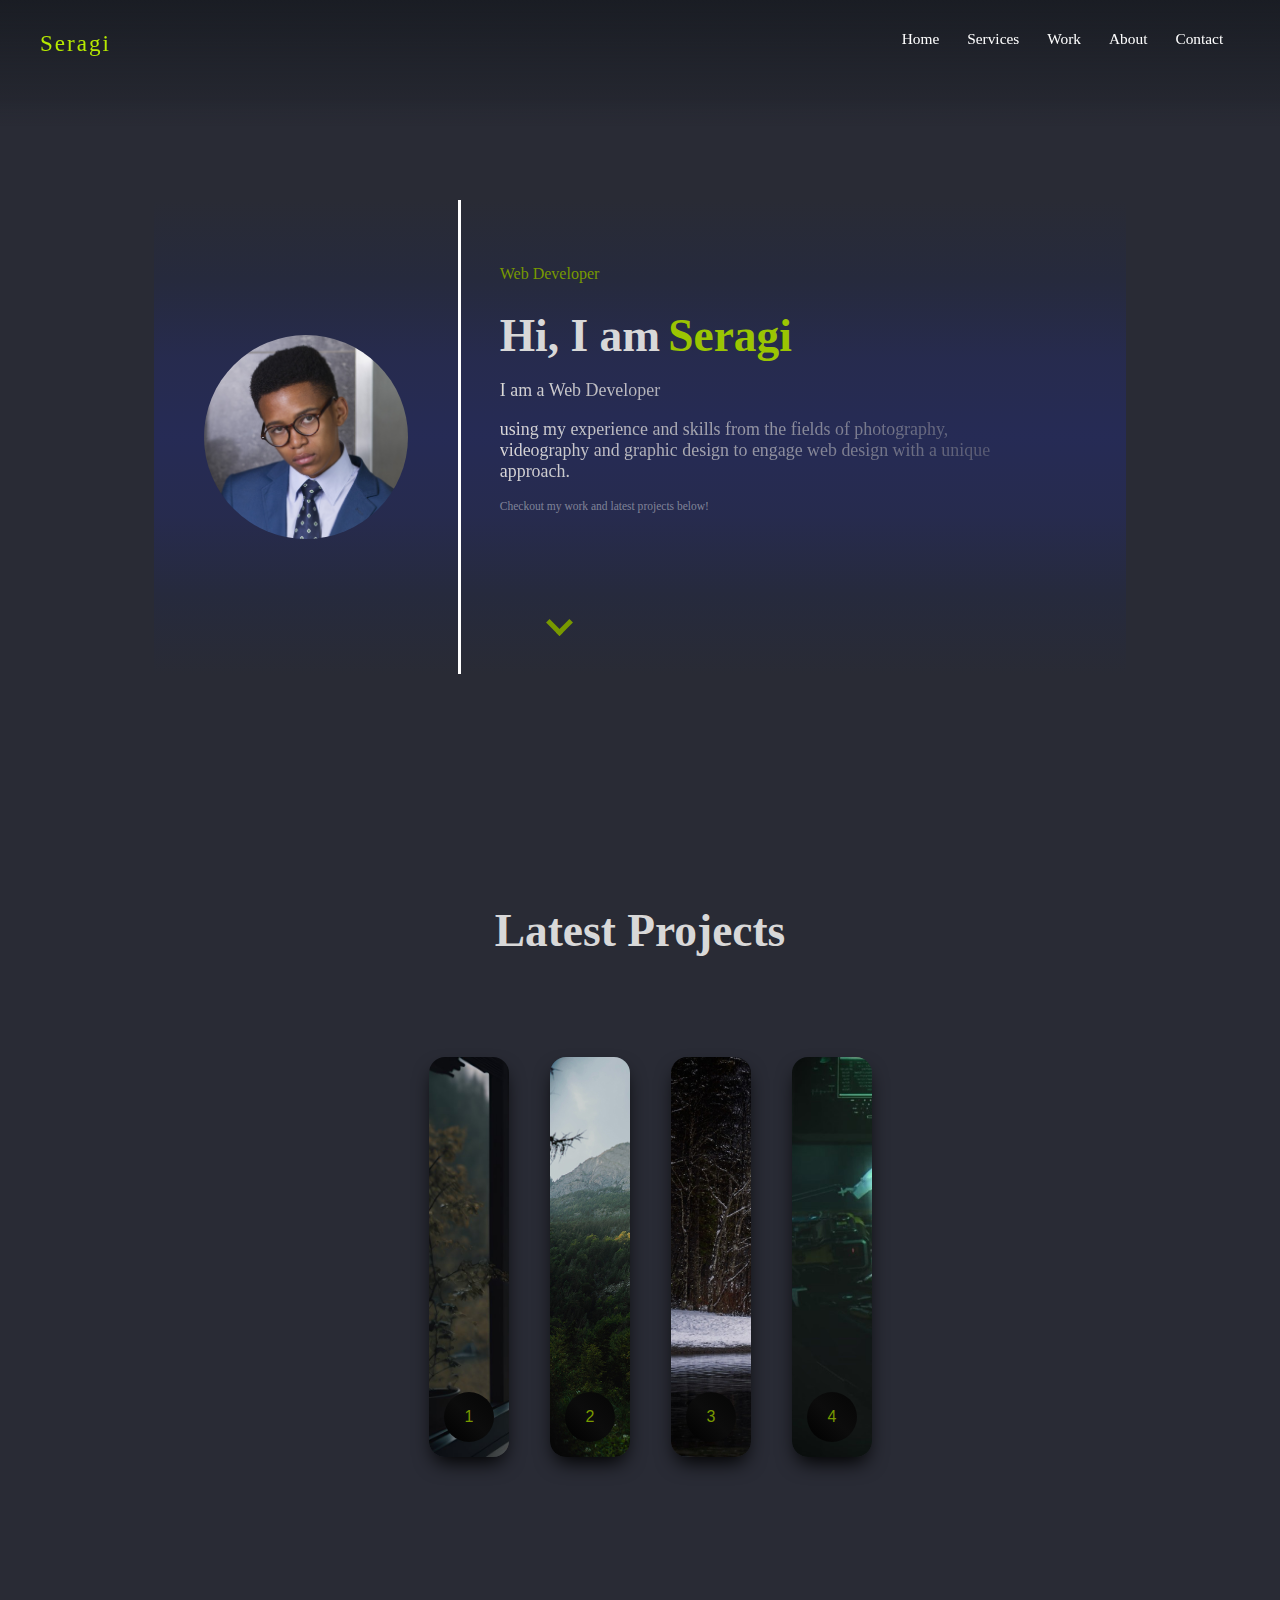
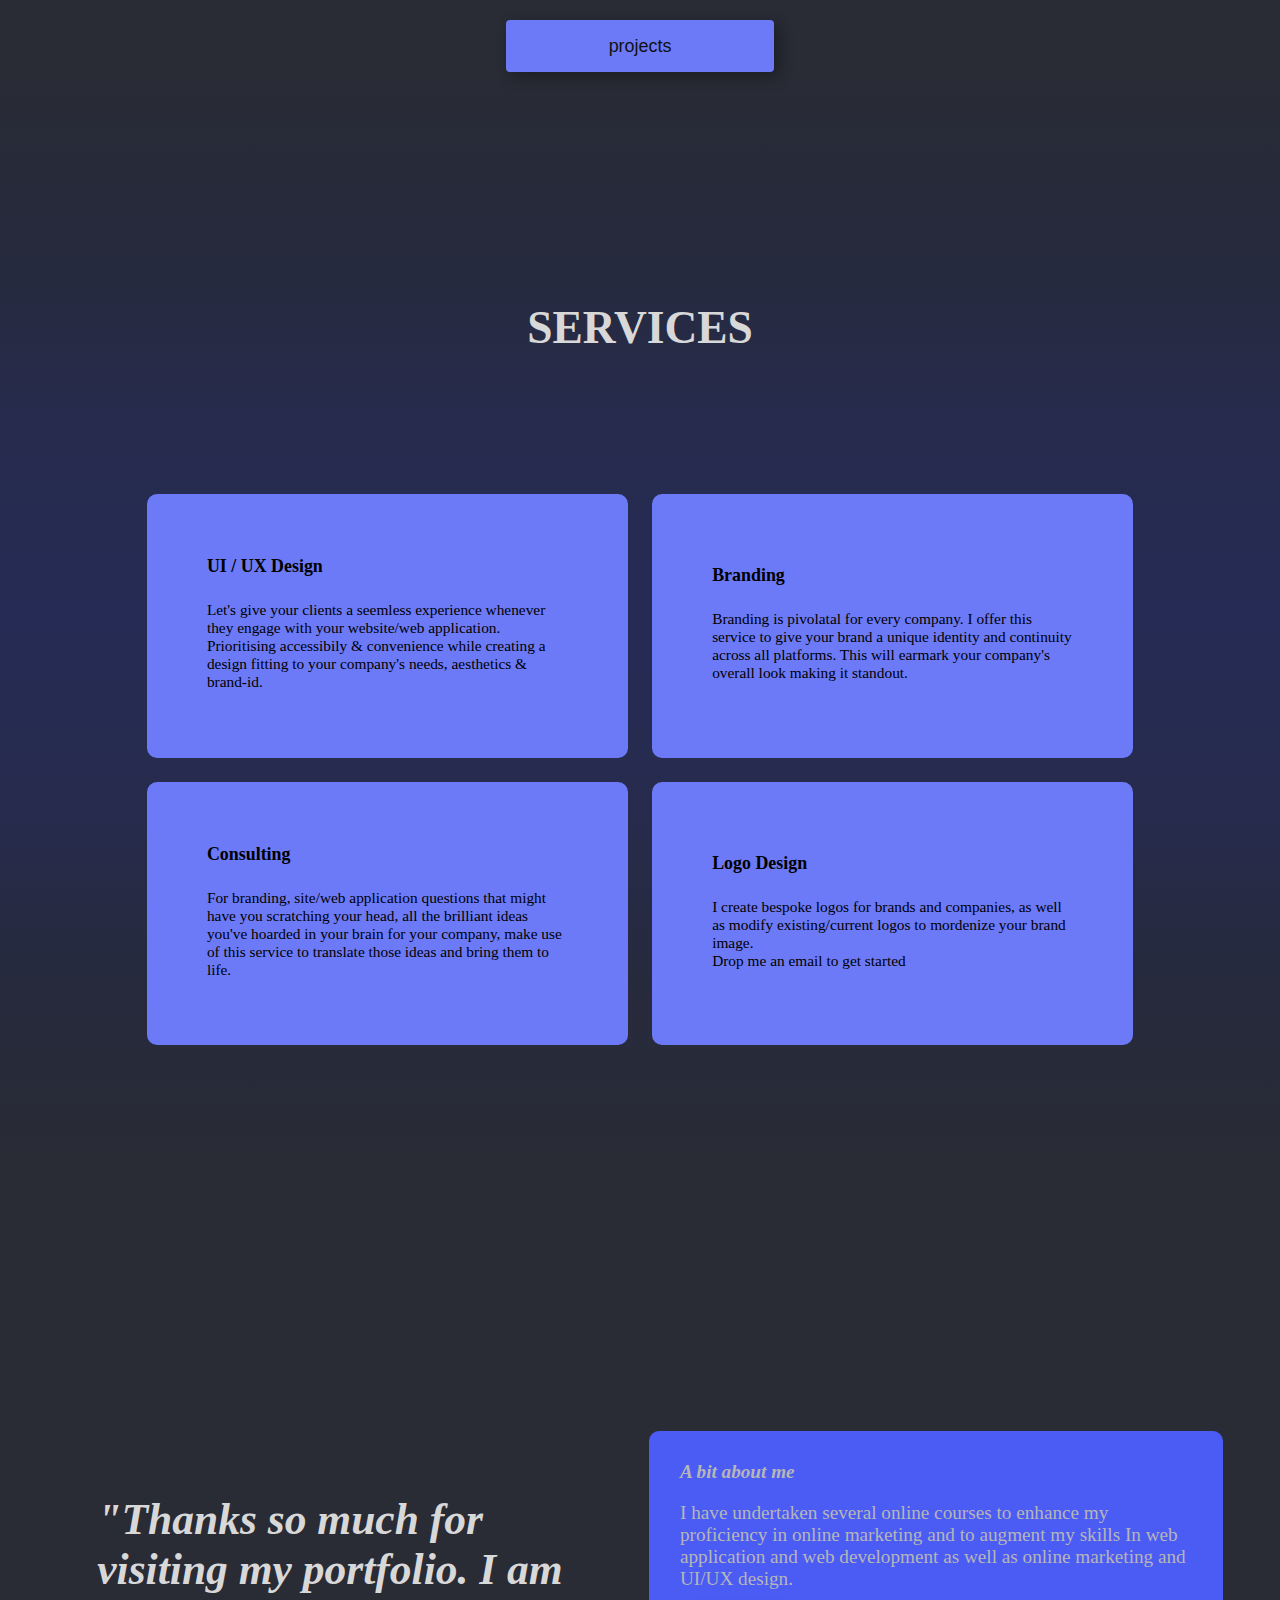
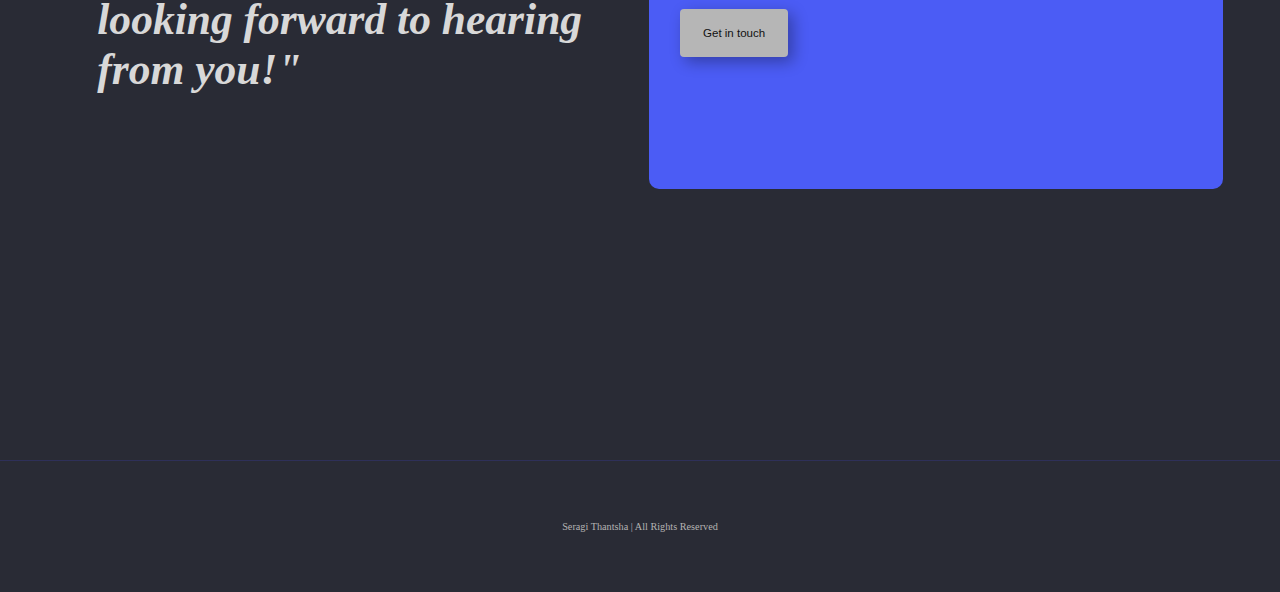
<file: index.html>
<!DOCTYPE html>
<html lang="en">
	<head>
		<meta charset="UTF-8" />
		<meta http-equiv="X-UA-Compatible" content="ie=edge" />
		<meta name="viewport" content="width=device-width, initial-scale=1.0" />
		<meta http-equiv="X-UA-Compatible" content="IE=7" />
		<title>My portfolio</title>
		<link rel="stylesheet" href="css/global.css" />
		<link rel="stylesheet" href="css/homepage.css" />
	</head>
	<body>
		<nav>
			<div class="nav-container">
				<a href="index.html">
				<h3 class="name">Seragi</h3>
				</a>
				<div class="menu-container">
					
					<button class="hamburger">≡</button>
			
					<div class="nav-links">
						
						<a href="index.html" class="nav-link">Home</a>
						<a href="#services" class="nav-link">Services</a>
						<a href="pages/work.html" class="nav-link">Work</a>
						<a href="pages/about-me.html" class="nav-link">About</a>
						<a href="pages/contact.html" class="nav-link">Contact</a>
					</div>
				</div>
			</div>
			<div class="hamburger-list-container hidden">
				<a href="index.html" class="nav-link">Home</a>
				<a href="#services" class="nav-link">Services</a>
				<a href="pages/work.html" class="nav-link">Work</a>
				<a href="pages/about-me.html" class="nav-link">About</a>
				<a href="pages/contact.html" class="nav-link">Contact</a>
			</div>
		</nav>

		<div class="divspace"></div>

		<section class="main-section">
			<img class="headshot" src="images/headshot.jpg" alt="headshot" />

			<div class="introduction">
				<h5 class="intro-p">Web Developer</h5>
				<div class="intro-title"><h1>Hi, I am<h1 class="space">,</h1><h1 class="highlight"> Seragi</h1></h1></div>
				<p>I am a Web Developer </p>
				<p>using my experience and skills from the fields of
					photography, videography and graphic design to engage web design
					with a unique approach.</p>
				<p></p>
				<a href="#projects">Checkout my work and latest projects below!</a>
				<div class="bounce"><i class="arrow"></i></div>
			</div>
		</section>


		<section class="projects" >
			<h1>Latest Projects</h1>
			<div class="wrapper" id="projects">
				<div class="container" >
					
					<input type="radio" name="slide" id="c1" >
					<label for="c1" class="card" id="ci1">
						<div class="row">
							<div class="icon" id="i1">1</div>
							<div class="description">
								<a href="projects/sign-up-form/index.html">
									<h4>Sign Up Form</h4>
								</a>
								<p>Website sign up form </p>
							</div>
						</div>
					</label>

					<input type="radio" name="slide" id="c3" >
					<label for="c3" class="card" id="ci3">
						<div class="row">
							<div class="icon" id="i3">2</div>
							<div class="description">
								<a href="https://seragithantsha.github.io/va-website">
									<h4>Website</h4>
								</a>
								<p>Fully functional company website.</p>
							</div>
						</div>
					</label>

					<input type="radio" name="slide" id="c2" >
					<label for="c2" class="card" id="ci2">
						<div class="row">
							<div class="icon" id="i2">3</div>
							<div class="description">
								<a href="projects/temp-conversion/">
									<h4>Temperature Converter</h4>
								</a>
								<p>Convert Temperature at a click</p>
							</div>
						</div>
					</label>
					
					<input type="radio" name="slide" id="c4" >
					<label for="c4" class="card" id="ci4">
						<div class="row">
							<div class="icon" id="i4">4</div>
							<div class="description">
								<a href="projects/calculator/index.html">
									<h4>Calculator</h4>
								</a>
								<p>Functioning Calculator using HTML, CSS & Javascript</p>
							</div>
						</div>
					</label>

				</div>
			</div>
			<div class="btn1"><a href="pages/work.html"><button>projects</button></a></div>
		</section>

		<section class="services-section">
			<div class="services-container" id="services">
				<h1>SERVICES</h1>
				<div class="services-card" id="sc1">
					<h4>UI / UX Design</h4>
					<p>
						Let's give your clients a seemless experience 
						whenever they engage with your website/web application.
						Prioritising accessibily & convenience while creating a 
						design fitting to your company's needs, aesthetics & brand-id.
					</p>
				</div>
				<div class="services-card">
					<h4>Branding</h4>
					<p>
						
						Branding is pivolatal for every company. 
						I offer this service to give your brand 
						a unique identity and continuity across 
						all platforms. This will earmark your 
						company's overall look making it standout.
					</p>
				</div>
				<div class="services-card">
					<h4>Consulting</h4>
					<p>
						For branding, site/web application 
						questions that might have you scratching your 
						head, all the brilliant ideas you've hoarded 
						in your brain for your company, make use of this 
						service to translate those ideas and bring
						them to life.
					</p>
				</div>
				<div class="services-card">
					<h4>Logo Design</h4>
					<p>
						I create bespoke logos for brands and companies, 
						as well as modify existing/current logos to mordenize 
						your brand image. <br>
						Drop me an <a href="mailto:tiishetsoseragi@mail.com">email	
						</a> to get started 
					</p>
				</div>
			</div>
		</section>

		<!--<div class="divspace"></div>-->

		

		<section class="about-section">
			<div class="quote-container">
				<h3 class="quote">
					"Thanks so much for visiting my portfolio.
					I am looking forward to hearing from you!"
				</h3>
				<p></p>
			</div>
			<div class="about-container">
				<h2>A bit about me</h2>
				<p class="about-p">
					I have undertaken several online courses to 
					enhance my proficiency in online marketing 
					and to augment my skills In web application 
					and web development as well as online marketing 
					and UI/UX design.

				</p>
					
				<a href="mailto:tiishetsoseragi@gmail.com">
				<button class="about-btn">
				<p class="btn-p">Get in touch</p>
				</button>
				</a>
				
			</div>
		</section>
		<footer>
						<p class="coright">Seragi Thantsha | All Rights Reserved</p>
		</footer>

		<script src="js/app.js"></script>
	</body>
</html>
</file>
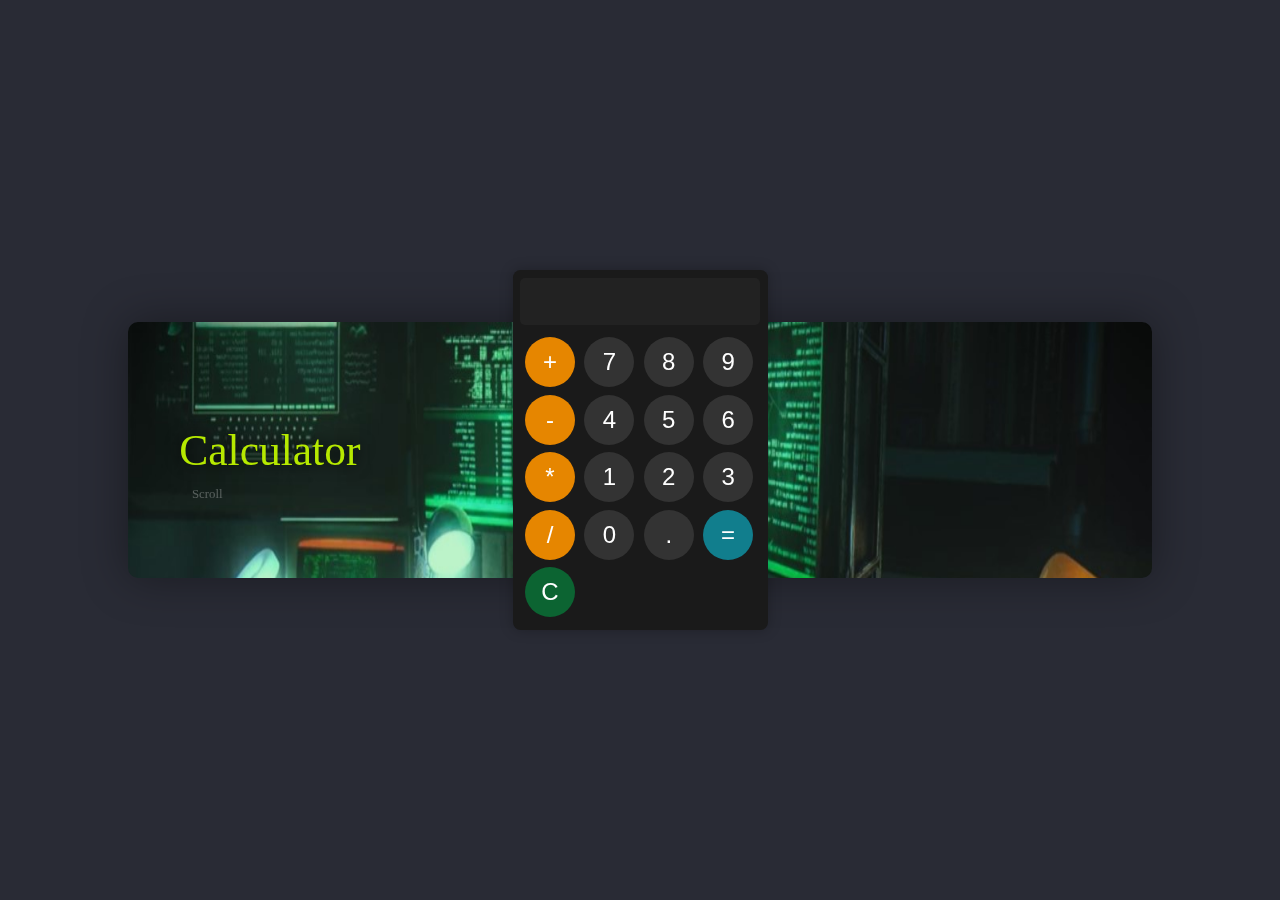
<file: projects/calculator/index.html>
<!DOCTYPE html>
<html lang="en">
	<head>
		<meta charset="UTF-8" />
		<meta name="viewport" content="width=device-width, initial-scale=1.0" />
		<title>Document</title>
		<link rel="stylesheet" href="style.css" />
		<link rel="stylesheet" href="../../css/global.css" />
	</head>
	<body>
		<h7 class="name">Calculator</h7>
		<p class="scroll">Scroll</p>
		<div class="photo"><img src="../../images/Calculator.JPG" alt=""></div>
		<div id="calculator">
			<input id="display" readonly />
			<div id="keys">
				<button onclick="appendToDisplay(`+`)" class="operator-btn">+</button>
				<button onclick="appendToDisplay(`7`)">7</button>
				<button onclick="appendToDisplay(`8`)">8</button>
				<button onclick="appendToDisplay(`9`)">9</button>
				<button onclick="appendToDisplay(`-`)" class="operator-btn">-</button>
				<button onclick="appendToDisplay(`4`)">4</button>
				<button onclick="appendToDisplay(`5`)">5</button>
				<button onclick="appendToDisplay(`6`)">6</button>
				<button onclick="appendToDisplay(`*`)" class="operator-btn">*</button>
				<button onclick="appendToDisplay(`1`)">1</button>
				<button onclick="appendToDisplay(`2`)">2</button>
				<button onclick="appendToDisplay(`3`)">3</button>
				<button onclick="appendToDisplay(`/`)" class="operator-btn">/</button>
				<button onclick="appendToDisplay(`0`)">0</button>
				<button onclick="appendToDisplay(`.`)">.</button>
				<button onclick="calculate()" class="operator2-btn">=</button>
				<button onclick="clearDisplay()" class="operator3-btn">C</button>
			</div>
		</div>

		<script src="index.js"></script>
	</body>
</html>
</file>
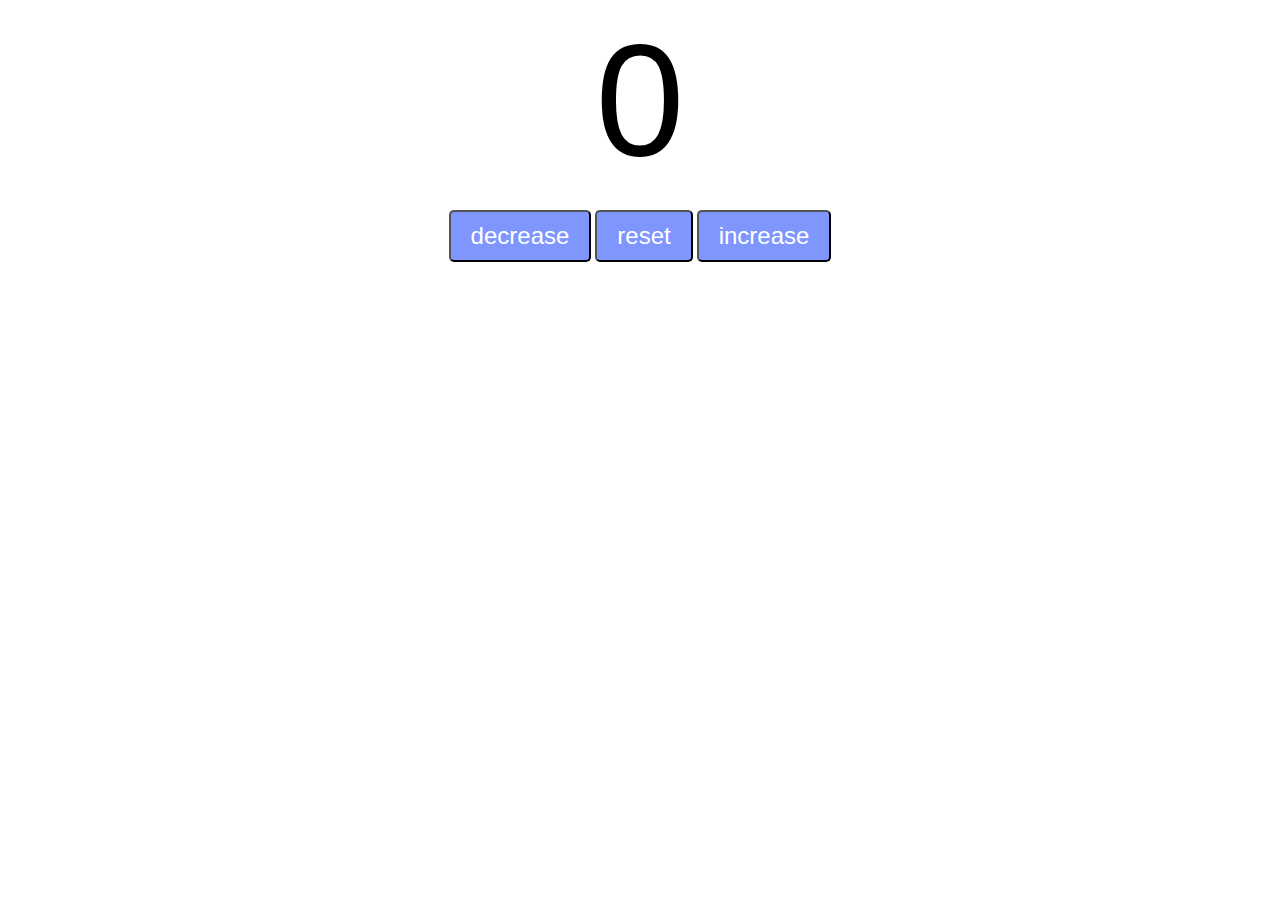
<file: projects/counter-program/index.html>
<!DOCTYPE html>
<html lang="en">
	<head>
		<meta charset="UTF-8" />
		<meta name="viewport" content="width=device-width, initial-scale=1.0" />
		<title>Document</title>
		<link rel="stylesheet" href="style.css" />
	</head>
	<body>
		<label id="countLabel">0</label><br />
		<div id="btncontainer">
			<button id="decreaseBtn" class="buttons">decrease</button>
			<button id="resetBtn" class="buttons">reset</button>
			<button id="increaseBtn" class="buttons">increase</button>
		</div>

		<script src="index.js"></script>
	</body>
</html>
</file>
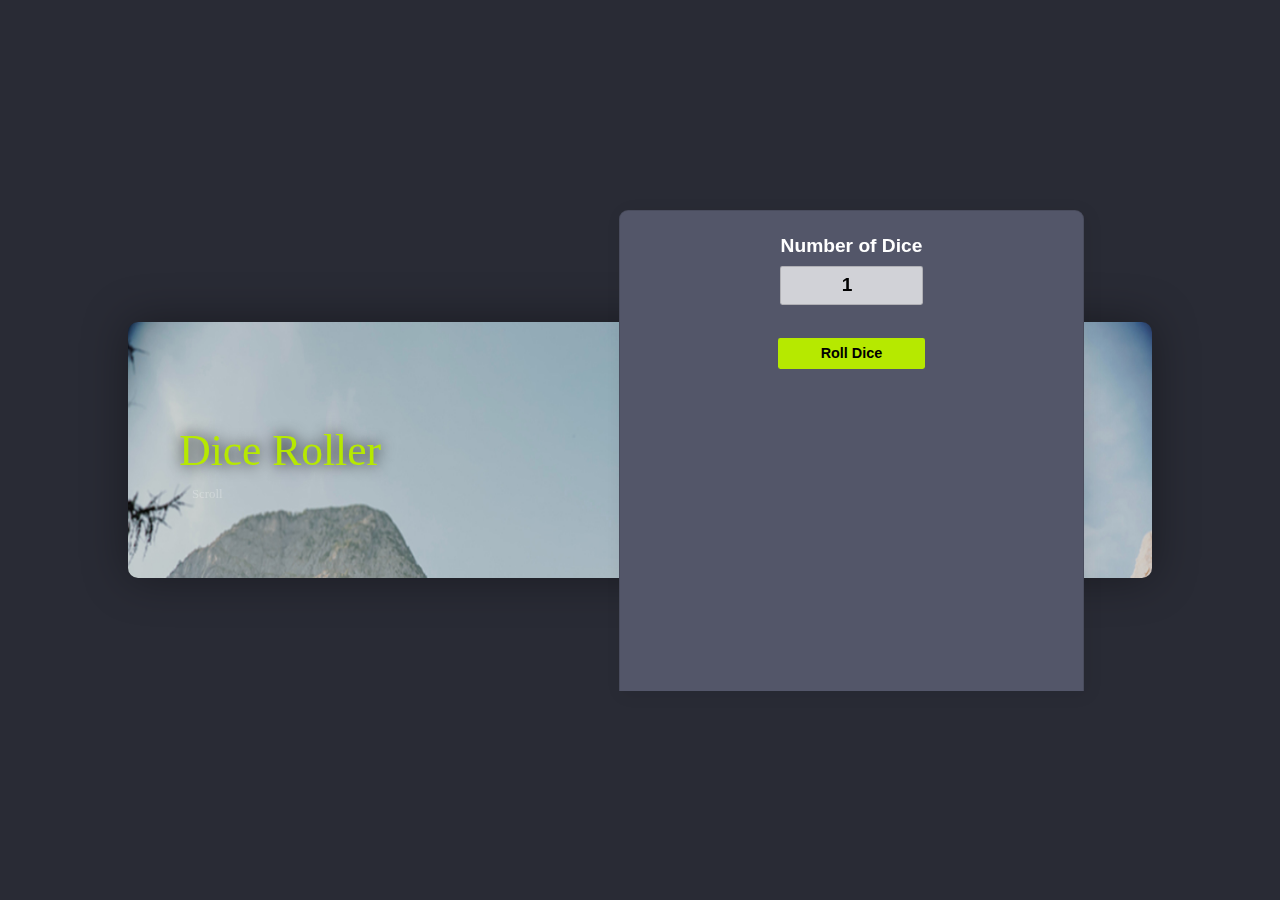
<file: projects/dice-roller/index.html>
<!DOCTYPE html>
<html lang="en">
	<head>
		<meta charset="UTF-8" />
		<meta name="viewport" content="width=device-width, initial-scale=1.0" />
		<title>Document</title>
		<link rel="stylesheet" href="style.css" />
		<link rel="stylesheet" href="../../css/global.css" />
	</head>
	<body>
		<h7 class="name">Dice Roller</h7>
		<p class="scroll">Scroll</p>
		<div class="photo"><img src="../../images/3.jpg" alt=""></div>
		<div id="container">
			
			<div class="inputContainer">
				<label for="">Number of Dice</label>
				<br />
				<input type="number" id="numOfDice" value="1" min="1" /><br />
				<button onclick="rollDice()">Roll Dice</button>
				<div id="diceResult"></div>
				<div id="diceImages"></div>
			</div>
		</div>
		<script src="index.js"></script>
	</body>
</html>
</file>
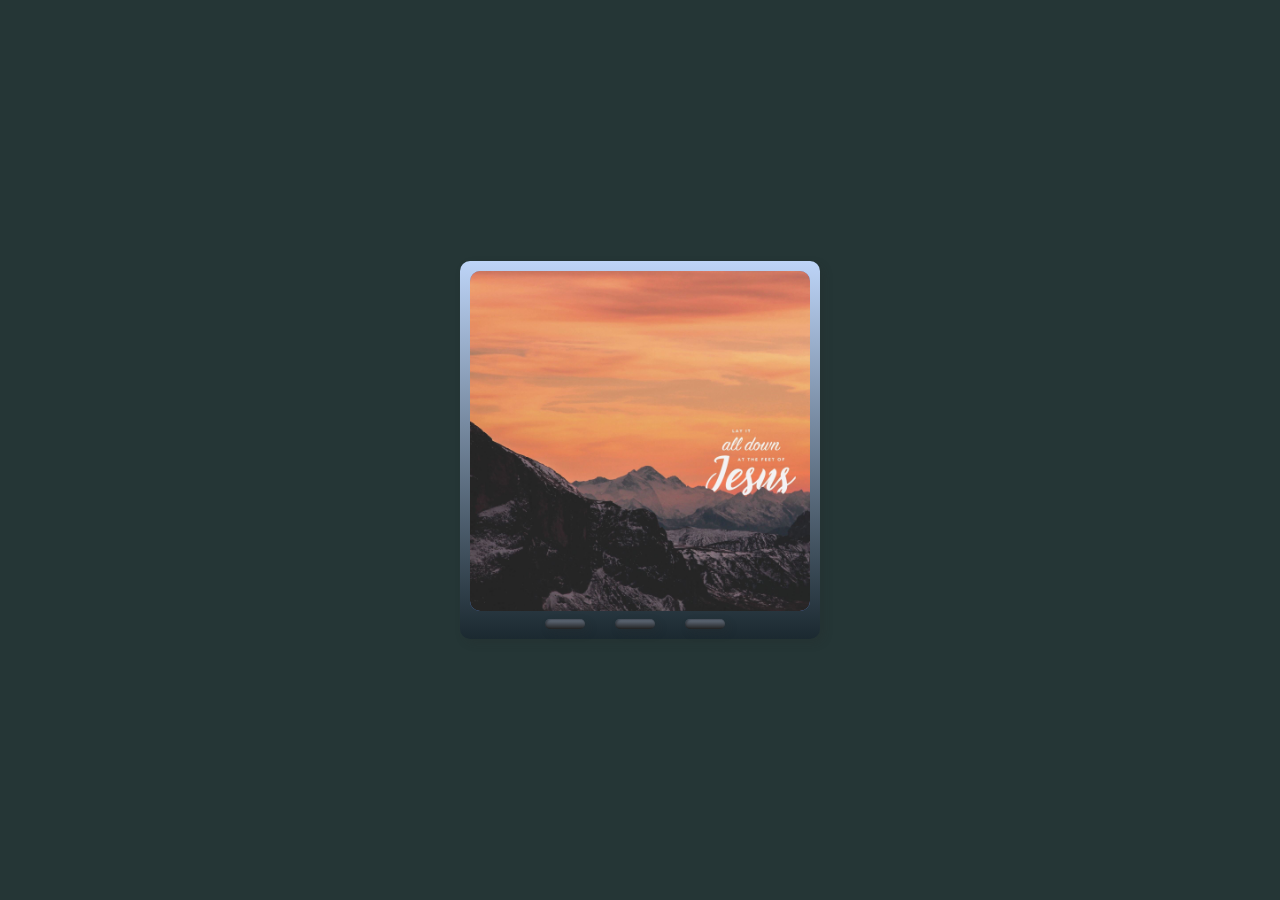
<file: projects/photo-carousel/index.html>
<!DOCTYPE html>
<html lang="en">
	<head>
		<meta charset="UTF-8" />
		<meta name="viewport" content="width=device-width, initial-scale=1.0" />
		<meta http-equiv="X-UA-Compatible" content="ie=edge" />
		<link rel="stylesheet" href="styles.css" />
		<title>Photo Carousel</title>
	</head>
	<div class="carousel-container">
		<div class="photo-container">
			<img id="photo-1" src="pxfuel.jpg" alt="" />
			<img id="photo-2" src="papers.jpg" alt="" />
			<img id="photo-3" src="philippians.jpg" alt="" />
		</div>

		<div class="button-container">
			<a class="button" href="#photo-1"></a>
			<a class="button" href="#photo-2"></a>
			<a class="button" href="#photo-3"></a>
		</div>
	</div>
	<body></body>
</html>
</file>
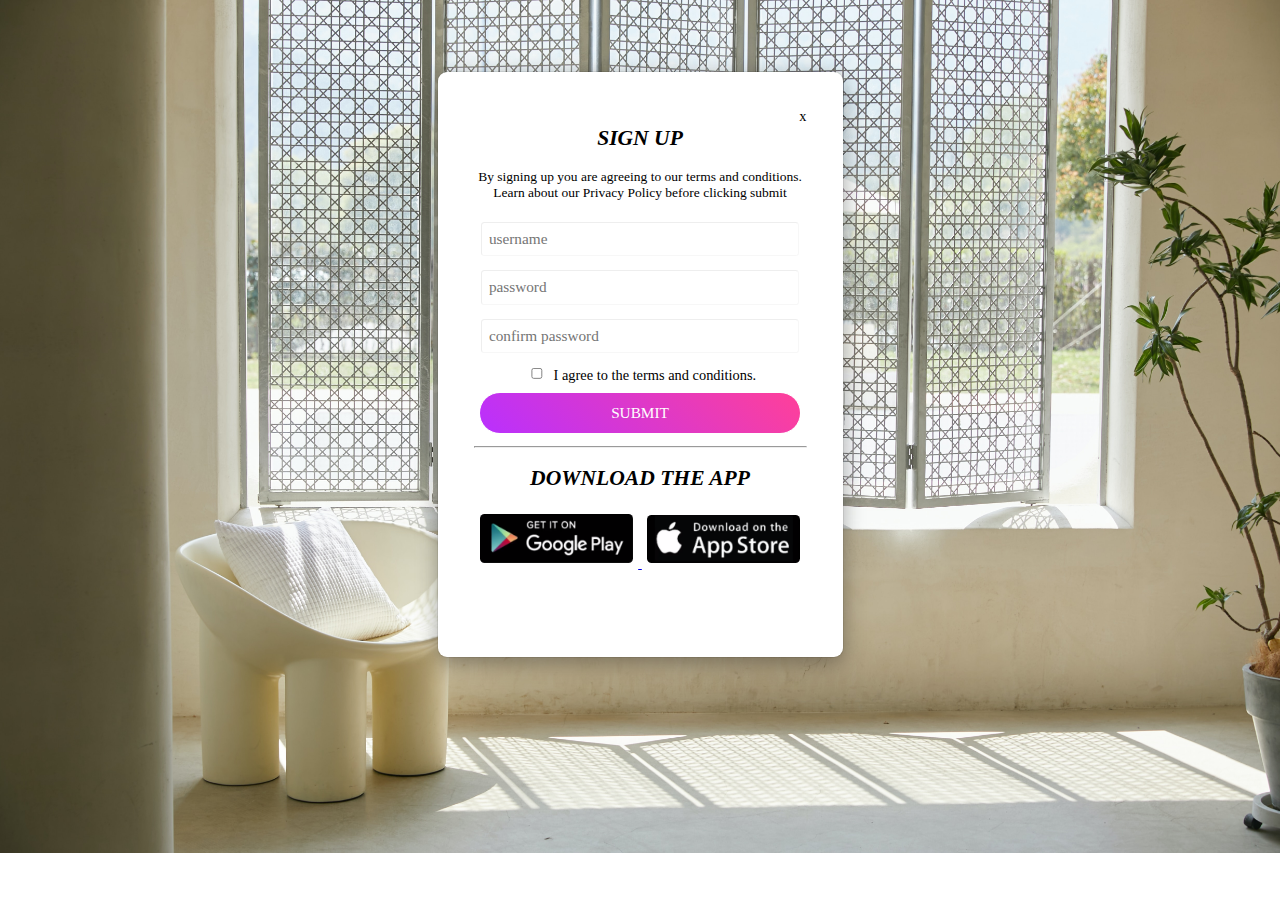
<file: projects/sign-up-form/index.html>
<!DOCTYPE html>
<html lang="en">
	<head>
		<meta charset="UTF-8" />
		<meta name="viewport" content="width=device-width, initial-scale=1.0" />
		<meta http-equiv="X-UA-Compatible" content="ie=edge" />
		<link rel="stylesheet" href="styles.css" />
		<title>Sign up</title>
	</head>
	<body>
		<div class="auth-modal">
			<div class="close-icon">x</div>
			<h2>Sign Up</h2>
			<p>
				By signing up you are agreeing to our terms and conditions. Learn about
				our Privacy Policy before clicking submit
			</p>

			<form>
				<input
					type="text"
					id="username"
					name="username"
					placeholder="username"
				/>
				<input
					type="password"
					id="password"
					name="password"
					placeholder="password"
				/>
				<input
					type="password"
					id="password-check"
					name="password-check"
					placeholder="confirm password"
				/>
				<label for="tandc">
					<input type="checkbox" id="tandc" name="tandc" />
					I agree to the terms and conditions.
				</label>
				<input type="submit" class="form-button" value="Submit" />
			</form>

			<hr />
			<div class="link-container">
				<h2>download the app</h2>
				<a href="http://play.google.com/store" target="_blank">
					<img src="google-play-button.PNG" alt="google-play-icon" />
				</a>
				<a href="http://www.apple.com/store" target="_blank">
					<img src="app-store-button.PNG" alt="apple-store-icon" />
				</a>
			</div>
		</div>
	</body>
</html>
</file>
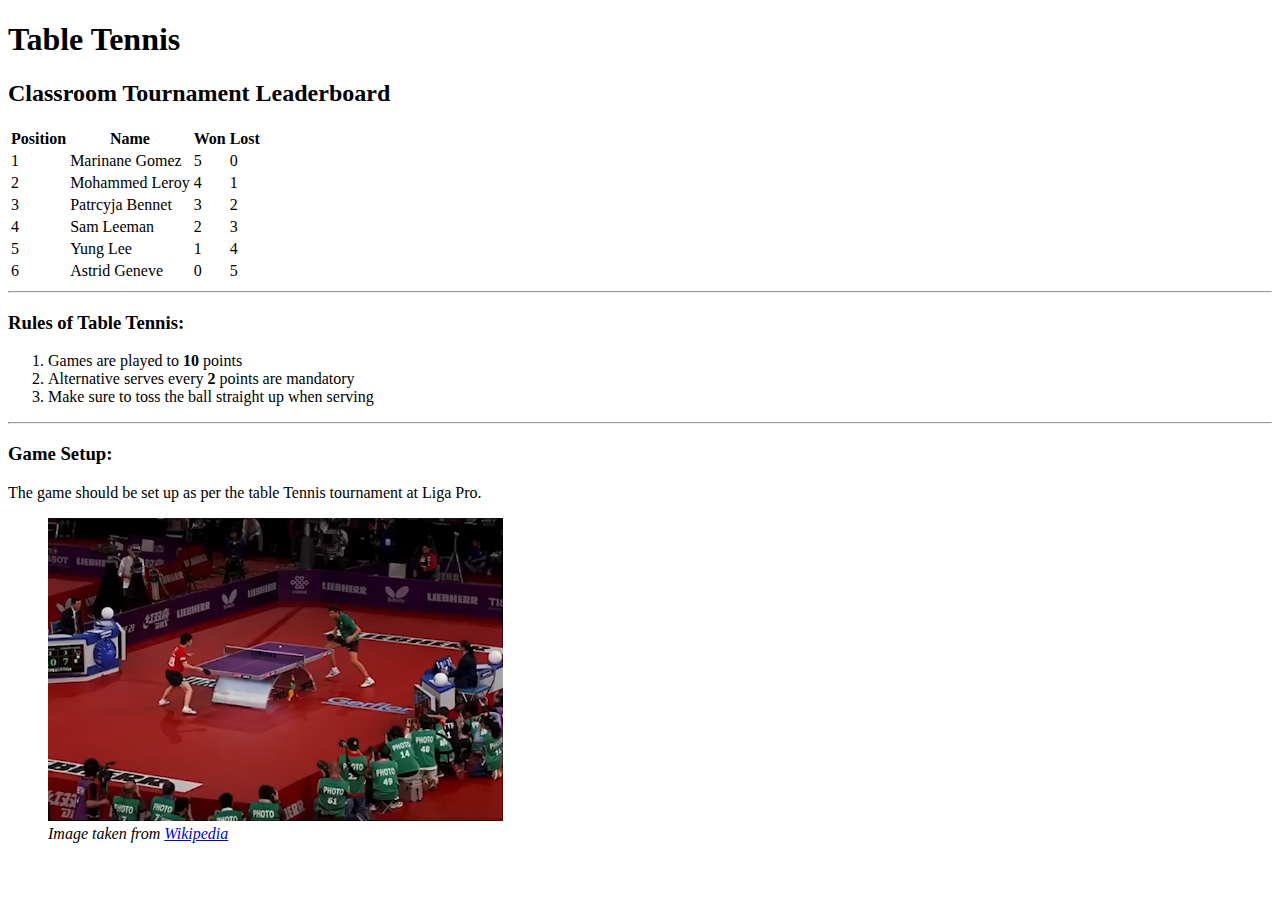
<file: projects/table-tennis-leaderboard/index.html>
<!DOCTYPE html>
<html lang="en">
	<head>
		<meta charset="UTF-8" />
		<title>Table Tennis</title>
		<link rel="stylesheet" href="">
	</head>
	<body>
		<h1>Table Tennis</h1>
		<h2>Classroom Tournament Leaderboard</h2>
		<table>
			<thead>
				<tr>
					<th>Position</th>
					<th>Name</th>
					<th>Won</th>
					<th>Lost</th>
				</tr>
			</thead>
			<tbody>
				<tr>
					<td>1</td>
					<td>Marinane Gomez</td>
					<td>5</td>
					<td>0</td>
				</tr>
				<tr>
					<td>2</td>
					<td>Mohammed Leroy</td>
					<td>4</td>
					<td>1</td>
				</tr>
				<tr>
					<td>3</td>
					<td>Patrcyja Bennet</td>
					<td>3</td>
					<td>2</td>
				</tr>
				<tr>
					<td>4</td>
					<td>Sam Leeman</td>
					<td>2</td>
					<td>3</td>
				</tr>
				<tr>
					<td>5</td>
					<td>Yung Lee</td>
					<td>1</td>
					<td>4</td>
				</tr>
				<tr>
					<td>6</td>
					<td>Astrid Geneve</td>
					<td>0</td>
					<td>5</td>
				</tr>
			</tbody>
		</table>

		<hr />

		<section>
			<h3>Rules of Table Tennis:</h3>

			<ol>
				<li>Games are played to <strong>10</strong> points</li>
				<li>
					Alternative serves every <strong>2</strong> points are mandatory
				</li>
				<li>Make sure to toss the ball straight up when serving</li>
			</ol>

		</section>
		<hr />

		<section>
			<h3>Game Setup:</h3>
			<p>
				The game should be set up as per the table Tennis tournament at Liga
				Pro.
			</p>

			<figure>
				<img src="table-tennis-game.PNG" alt="Table Tennis Tournament" />
				<figcaption>
					<i
						>Image taken from
						<a href="https//en.wikipedia.org/wiki/Table_Tennis"> Wikipedia </a>
					</i>
				</figcaption>
			</figure>
		</section>
	</body>
</html>
</file>
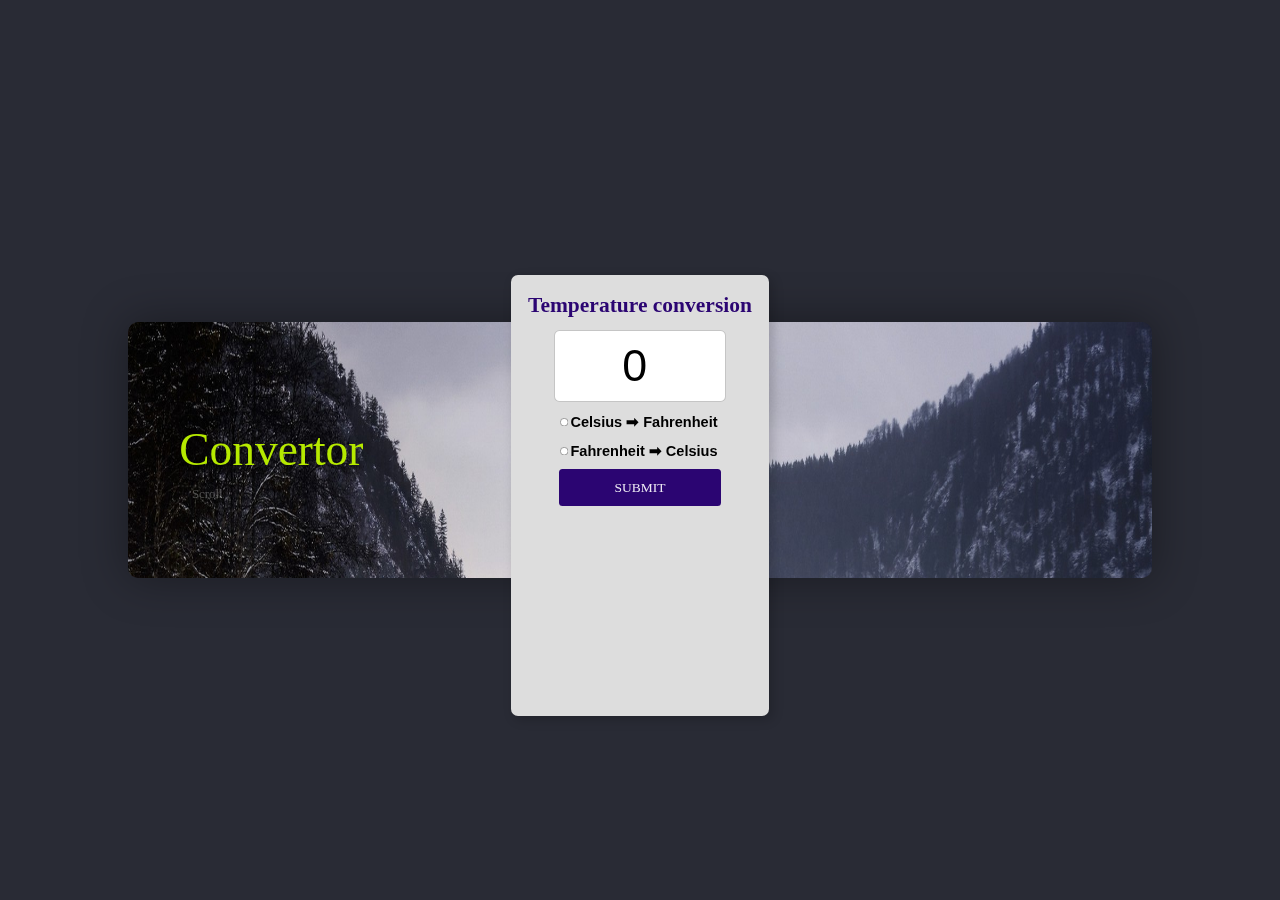
<file: projects/temp-conversion/index.html>
<!DOCTYPE html>
<html lang="en">
	<head>
		<meta charset="UTF-8" />
		<meta name="viewport" content="width=device-width, initial-scale=1.0" />
		<title>Document</title>
		<link rel="stylesheet" href="style.css" />
		<link rel="stylesheet" href="../../css/global.css" />
	</head>
	<body>
		<div class="photo"><img src="../../images/2.jpg" alt=""></div>
		<h7 class="name">Convertor</h7>
		<p class="scroll">Scroll</p>
		<!---->
		<div class="temp-convertor">
		<form action="">
			<h1>Temperature conversion</h1>
			<br />
			<input type="number" id="textBox" value="0" /><br />

			<input type="radio" id="toFahrenheit" name="unit" />
			<label for="toFahrenheit">Celsius ➡ Fahrenheit</label><br />
			<br />
			<input type="radio" id="toCelsius" name="unit" />
			<label for="toCelsius">Fahrenheit ➡ Celsius</label><br />

			<button type="button" onclick="convert()">SUBMIT</button>
			<p id="result"></p>
		</form>
		</div>
		<script src="index.js"></script>
	</body>
</html>
</file>
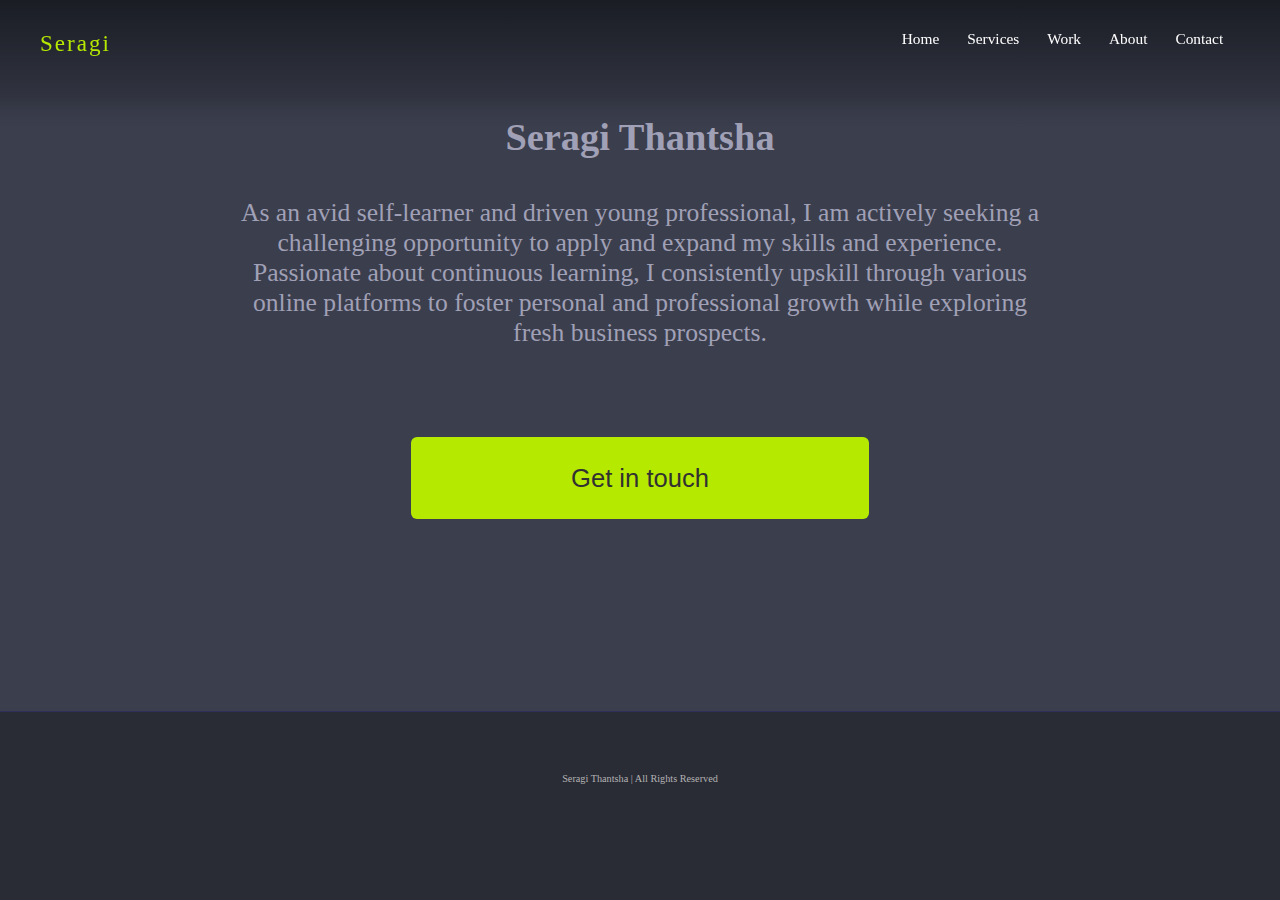
<file: pages/about-me.html>
<!DOCTYPE html>
<html lang="en">
	<head>
		<meta charset="UTF-8" />
		<meta http-equiv="X-UA-Compatible" content="ie=edge" />
		<meta name="viewport" content="width=device-width, initial-scale=1.0" />
		<meta http-equiv="X-UA-Compatible" content="IE=7" />
		<title>About me</title>
		<link rel="stylesheet" href="../css/global.css" />
		<link rel="stylesheet" href="../css/about-me.css" />
	</head>
	<body>
		<nav>
			<div class="nav-container">
				<a href="index.html">
				<h3 class="name">Seragi</h3>
				</a>
				<div class="menu-container">
					
					<button class="hamburger">≡</button>
			
					<div class="nav-links">
						
						<a href="../index.html" class="nav-link">Home</a>
						<a href="../index.html#services" class="nav-link">Services</a>
						<a href="work.html" class="nav-link">Work</a>
						<a href="about-me.html" class="nav-link">About</a>
						<a href="contact.html" class="nav-link">Contact</a>
					</div>
				</div>
			</div>
			<div class="hamburger-list-container hidden">
				<a href="../index.html" class="nav-link">Home</a>
				<a href="../index.html#services" class="nav-link">Services</a>
				<a href="work.html" class="nav-link">Work</a>
				<a href="about-me.html" class="nav-link">About</a>
				<a href="contact.html" class="nav-link">Contact</a>
			</div>
		</nav>

		<section class="about-me">

			<h3>Seragi Thantsha</h3>
			<p>
			
			</p>
			<p>
				As an avid self-learner and driven young professional, 
					I am actively seeking a challenging opportunity to apply 
					and expand my skills and experience. Passionate about 
					continuous learning, I consistently upskill through various 
					online platforms to foster personal and professional growth 
					while exploring fresh business prospects.

			</p>
			<a href="mailto:tiishetsoseragi@gmail.com">
				<button class="about-btn">
				<p class="btn-p">Get in touch</p>
				</button>
				</a>
		</section>

		

		<footer>
			<p class="coright">Seragi Thantsha | All Rights Reserved</p>
</footer>
<script src="../js/app.js"></script>
	</body>
</html>
</file>
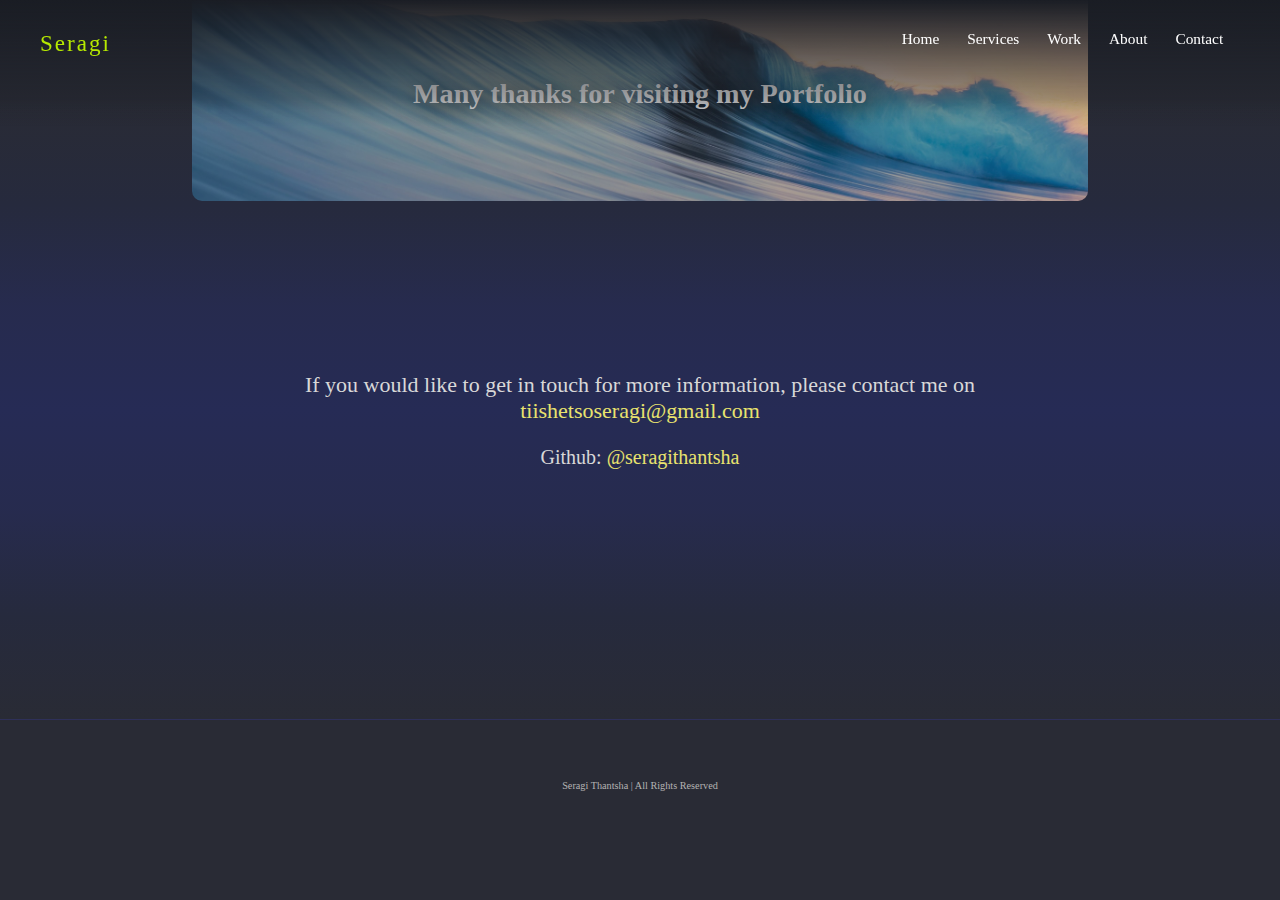
<file: pages/contact.html>
<!DOCTYPE html>
<html lang="en">
	<head>
		<meta charset="UTF-8" />
		<meta http-equiv="X-UA-Compatible" content="ie=edge" />
		<meta name="viewport" content="width=device-width, initial-scale=1.0" />
		<meta http-equiv="X-UA-Compatible" content="IE=7" />
		<title>About me</title>
		<link rel="stylesheet" href="../css/global.css" />
		<link rel="stylesheet" href="../css/contact.css" />
	</head>
	<body>
		<nav>
			<div class="nav-container">
				<a href="index.html">
				<h3 class="name">Seragi</h3>
				</a>
				<div class="menu-container">
					
					<button class="hamburger">≡</button>
			
					<div class="nav-links">
						
						<a href="../index.html" class="nav-link">Home</a>
						<a href="../index.html#services" class="nav-link">Services</a>
						<a href="work.html" class="nav-link">Work</a>
						<a href="about-me.html" class="nav-link">About</a>
						<a href="contact.html" class="nav-link">Contact</a>
					</div>
				</div>
			</div>
			<div class="hamburger-list-container hidden">
				<a href="../index.html" class="nav-link">Home</a>
				<a href="../index.html#services" class="nav-link">Services</a>
				<a href="work.html" class="nav-link">Work</a>
				<a href="about-me.html" class="nav-link">About</a>
				<a href="contact.html" class="nav-link">Contact</a>
			</div>
		</nav>

		

		<div class="cont">
		<section class="contact-image">
			<img src="../images/contact-image.jpg" alt="">
			<h3>Many thanks for visiting my Portfolio</h3>
		</section>
		</div>

		<div class="divspace"></div>

		<section class="contact-section">
			
			<p class="info-line">
				If you would like to get in touch for more information, please contact
				me on
				<a href="mailto:info@codewithsert.com">tiishetsoseragi@gmail.com</a>
			</p>

			<ul>
			
				<li>
					Github:<a href="https://www.github.com" target="_blank">
						@seragithantsha</a
					>
				</li>
			</ul>
		</section>

		<footer>
			<p class="coright">Seragi Thantsha | All Rights Reserved</p>
</footer>
<script src="../js/app.js"></script>
	</body>
</html>
</file>
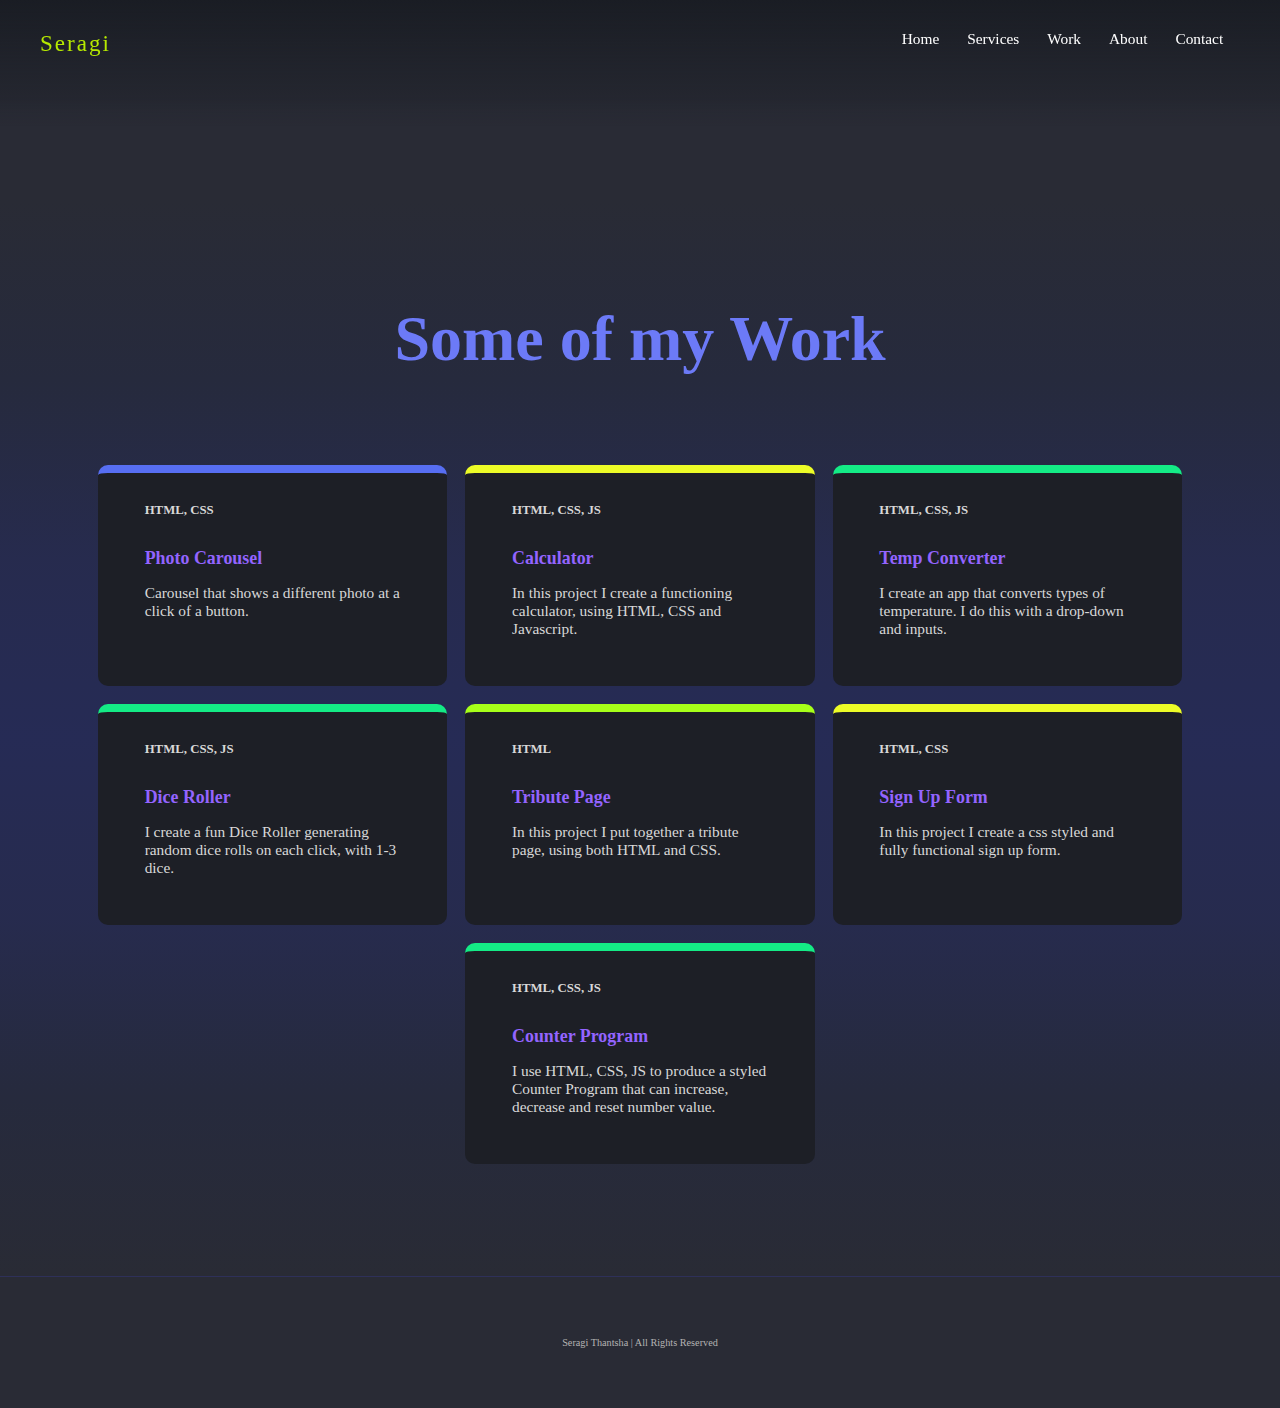
<file: pages/work.html>
<!DOCTYPE html>
<html lang="en">
	<head>
		<meta charset="UTF-8" />
		<meta http-equiv="X-UA-Compatible" content="ie=edge" />
		<meta name="viewport" content="width=device-width, initial-scale=1.0" />
		<meta http-equiv="X-UA-Compatible" content="IE=7" />
		<title>My portfolio</title>
		<link rel="stylesheet" href="../css/global.css" />
		<link rel="stylesheet" href="../css/homepage.css" />
	</head>
	<body>
		<nav>
			<div class="nav-container">
				<a href="index.html">
				<h3 class="name">Seragi</h3>
				</a>
				<div class="menu-container">
					
					<button class="hamburger">≡</button>
			
					<div class="nav-links">
						
						<a href="../index.html" class="nav-link">Home</a>
						<a href="../index.html#services" class="nav-link">Services</a>
						<a href="work.html" class="nav-link">Work</a>
						<a href="about-me.html" class="nav-link">About</a>
						<a href="contact.html" class="nav-link">Contact</a>
					</div>
				</div>
			</div>
			<div class="hamburger-list-container hidden">
				<a href="../index.html" class="nav-link">Home</a>
				<a href="../index.html#services" class="nav-link">Services</a>
				<a href="work.html" class="nav-link">Work</a>
				<a href="about-me.html" class="nav-link">About</a>
				<a href="contact.html" class="nav-link">Contact</a>
			</div>
		</nav>



		<section class="main-section">
			

				
			</div>
		</section>

		<div class="divspace"></div>
		<section class="work-section" id="work">
			<h1>Some of my Work</h1>
			

			<div class="workCardContainer">

				
				<div class="work-card htmlcss">
					<h6>HTML, CSS</h6>
					<a href="../projects/photo-carousel/index.html" target="_blank"><h3>Photo Carousel</h3></a>
					<p>
						Carousel that shows a different photo at a click of 
						a button.
					</p>
				</div>
				<div class="work-card js">
					<h6>HTML, CSS, JS</h6>
					<a href="../projects/calculator/index.html" target="_blank"><h3>Calculator</h3></a>
					<p>
						In this project I create a 
						functioning calculator, using 
						HTML, CSS and Javascript. 
					</p>
				</div>
				
				<div class="work-card htmlcssjs">
					<h6>HTML, CSS, JS</h6>
					<a href="../projects/temp-conversion/index.html" target="_blank"><h3>Temp Converter</h3></a>
					<p>
						I create an app that converts 
						types of temperature. I do this 
						with a drop-down and inputs.
					</p>
				</div>

				<div class="work-card htmlcssjs">
					<h6>HTML, CSS, JS</h6>
					<a href="../projects/dice-roller/index.html" target="_blank"><h3>Dice Roller</h3></a>
					<p>
						I create a fun Dice Roller 
						generating random dice rolls on 
						each click, with 1-3 dice.
					</p>
				</div>
				<div class="work-card html">
					<h6>HTML</h6>
					<a href="../projects/tribute-page/index.html"><h3>Tribute Page</h3></a>
					<p>
						In this project I put together a
						tribute page, using both HTML and
						CSS.
					</p>
				</div>
				
				<div class="work-card js">
					<div class=""></div>
					<h6>HTML, CSS</h6>
					<a href="../projects/sign-up-form/index.html"><h3>Sign Up Form</h3></a>
					<p>
						In this project I create a css styled 
						and fully functional sign up form.
					</p>
				</div>

                <div class="work-card htmlcssjs">
					<h6>HTML, CSS, JS</h6>
					<a href="../projects/counter-program/index.html" target="_blank">
                        <h3>Counter Program</h3>
                    </a>
					<p>
						I use HTML, CSS, JS to produce a styled 
                        Counter Program that can increase, decrease 
                        and reset number value. 
					</p>
				</div>

			</div>
            
		</section>

		<footer>
			<p class="coright">Seragi Thantsha | All Rights Reserved</p>
</footer>

		<script src="../js/app.js"></script>
	</body>
</html>
</file>
<file: css/global.css>
:root {
	--lime: rgb(182, 233, 0);
	--blue: rgb(108, 122, 247);
	--blue2: rgb(75, 92, 245);
	--blue3: rgb(48, 68, 245);
	--lime2: rgb(120, 153, 0);
	--lime3: rgb(72, 92, 2);
	--grey: rgb(17, 17, 17);
	--white: rgb(182, 182, 182);
	--bluegrey: rgb(41, 43, 53);
}

* {
	scroll-behavior: smooth;
	scrollbar-width: thin;
	scrollbar-width: none;
}
html {
	font-family: "montserrat";
}
body {
	margin: 0;
	padding: 0;
	background-color: rgb(41, 43, 53);
}

nav {
	position: fixed;
	z-index: 1;
	width: 100%;
	height: 14vh;
	align-items: center;
	background-image: -webkit-linear-gradient(
		rgb(38, 42, 53),
		rgba(41, 43, 53, 0)
	);
}

nav:hover {
	background-image: -webkit-linear-gradient(
		rgba(26, 29, 36, 0.999),
		rgba(26, 29, 36, 0.9),
		rgba(26, 29, 36, 0.8),
		rgba(26, 29, 36, 0.7),
		rgba(26, 29, 36, 0.6),
		rgba(26, 29, 36, 0.5),
		rgba(26, 29, 36, 0.4),
		rgba(26, 29, 36, 0.3),
		rgba(26, 29, 36, 0.1),
		rgba(26, 29, 36, 0.001)
	);
	transition: 0.4s;
}

nav .nav-container {
	display: flex;
	align-items: center;
}

nav .menu-container {
	position: relative;

	width: 100%;
}

nav .menu-container .nav-links {
	width: 100%;
	text-align: right;
	margin: -10px 0px 0px -3.5vw;
}

nav .menu-container .nav-space {
	display: block;
	width: 90%;
}

nav .menu-container img {
	height: 30px;
}

nav .tech-container img {
	height: 20px;
	padding: 4px;
}

nav a {
	font-size: 1.2vw;
}

nav a {
	font-size: 1.2vw;
}

nav .name {
	color: var(--lime);
	letter-spacing: 2px;
	margin: 0 30px 0px 10px;
	font-family: "krona one";
	font-size: 1.8vw;
	font-weight: lighter;
	align-content: center;
	width: 100%;
	align-items: end;
	padding: 30px;
}
nav .name,
a {
	text-decoration: none;
}

nav .logo {
	height: 30px;
	margin: 0 10px 0 0;
	padding: 10px;
}

nav .nav-link {
	color: white;
	text-decoration: none;
	padding: 8px 12px;
	border-radius: 6px;
}

nav .nav-link:hover {
	background-color: rgb(228, 228, 228);
	transition-duration: 0s;
	transition-delay: 0ms;
}
.nav-link,
a:hover {
	color: black;
}

.nav-link,
a:active {
	color: rgb(77, 77, 77);
}

nav .hamburger {
	display: none;
}

#work h1 {
	width: 100%;
	height: 100%;
	text-align: center;
	font-size: 1.8vw;
	color: var(--blue);
	padding-bottom: 80px;
}

.hidden {
	display: none !important;
}

.hamburger-list-container {
	display: none;
}

@media (max-width: 900px) {
	nav .name {
		visibility: hidden;
	}
}

@media (max-width: 600px) {
	nav .name {
		display: none;
	}
	nav .hamburger {
		display: block;
		background-color: transparent;
		border: none;
		color: white;
		font-size: 15px;
		padding: 20px;
		box-shadow: none;
	}
	nav .hamburger:hover {
		display: block;
		background-color: transparent;
		border: none;
		color: white;
		font-size: 15px;
		padding: 20px;
		box-shadow: none;
		animation: none;
	}
	.menu-container .nav-links {
		display: none;
	}
	.hamburger-list-container {
		display: block;
		position: absolute;
		height: 25vh;
		width: 16vw;
		background-color: rgba(32, 35, 56, 0);

		margin-top: 0px;
		margin-left: 2px;
		border-radius: 6px;
	}

	nav .nav-link {
		color: rgb(206, 206, 206);
		text-decoration: none;
		padding: 8px 12px;
		border-radius: 6px;
		display: flex;
		align-content: center;
		justify-content: space-evenly;
	}

	nav .nav-link:hover {
		background-color: rgb(36, 39, 63);
		transition-duration: 0s;
		transition-delay: 0ms;
	}
	.nav-link,
	a:hover {
		color: white;
	}

	nav .menu-container .nav-space {
		display: none;
	}
}

nav .hamburger-list-container .nav-link {
	display: block;
}

footer {
	background-color: var(--bluegrey);
	display: flex;
	justify-content: center;
	padding: 50px;
	border-top: 0.1px solid rgba(55, 55, 141, 0.418);
}

footer .coright {
	color: rgb(180, 179, 179);
	font-size: 0.8vw;
}

section {
	color: rgb(216, 216, 216);
}

section a {
	text-decoration: none;
}

section h6 {
	font-size: 1vw;
	font-family: "krona one";
}

h1 {
	font-size: 3.55vw;
	font-family: "krona one";
	margin: 0;
}

h2 {
	font-size: 2.2vw;
	font-family: "krona one";
}

h3 {
	font-size: 2.2vw;
	font-family: "krona one";
}

h4 {
	font-size: 1vw;
	font-family: "montserrat";
}

h7 {
	font-size: 3.55vw;
	position: absolute;
	width: 72%;
	text-align: left;
	font-family: "krona one";
	color: var(--lime);
	text-shadow: 0px 0px 15px black;
	transition: 0.7s;
}
h7:hover {
	letter-spacing: 0.1vw;
	transition: 0.7s;
	cursor: pointer;
}

p {
	font-size: 1.2vw;
}

.scroll {
	position: absolute;
	color: rgba(255, 255, 255, 0.281);
	z-index: 1;
	width: 100%;
	margin-right: -30vw;
	margin-top: 8vw;
	font-family: Jetbrains Mono;
	font-size: 1vw;
	font-weight: 100;
}

pre {
	font-size: 1.2vw;
	color: white;
}
</file>
<file: css/homepage.css>
:root {
	--lime: rgb(182, 233, 0);
	--blue: rgb(108, 122, 247);
	--blue2: rgb(75, 92, 245);
	--blue3: rgb(48, 68, 245);
	--lime2: rgb(120, 153, 0);
	--lime3: rgb(72, 92, 2);
	--grey: rgb(17, 17, 17);
	--white: rgb(182, 182, 182);
}

.divspace {
	height: 200px;
}

/**Main-Section*/
.main-section {
	display: flex;
	align-items: center;
	margin: 0px 12vw;
	transition: 0.7s;
	background-image: -webkit-linear-gradient(
		rgb(41, 43, 53),
		rgb(38, 42, 61),
		rgba(35, 43, 114, 0.411),
		rgba(35, 43, 114, 0.527),
		rgba(35, 43, 114, 0.411),
		rgb(38, 42, 61),
		rgb(41, 43, 53)
	);
}
.main-section:hover {
	margin: 0px 10vw;
	transition: 0.7s;
	.headshot {
		width: 20vw;
		animation-name: glowblue;
		animation-duration: 5s;
		animation-iteration-count: infinite;
		animation-timing-function: ease-in-out;
		transition: 0.6s;
	}
	.introduction p {
		transition: 0.7s;
		font-size: 1.4vw;

		background: -webkit-linear-gradient(0deg, #fafafa, #fafafabb);
		-webkit-background-clip: text;
		-webkit-text-fill-color: transparent;
	}
	.introduction .intro-p {
		color: rgb(182, 233, 0);
		animation-name: glowlime;
		animation-duration: 4s;
		animation-iteration-count: initial;
		transition: ease-in-out 2s;
	}
	.highlight {
		color: var(--lime);
	}
	.arrow {
		border: solid var(--lime2);
		border-width: 0 5px 5px 0;
		padding: 7px;
		margin-top: 25px;
		display: inline-block;
		transform: rotate(45deg);
	}
}
.headshot {
	transition: 0.6s;
	width: 16vw;
	border-radius: 100%;
	padding: 50px;
	flex-direction: column;
	justify-items: center;
}
.introduction {
	margin-top: 0px;
	width: 40vw;
	padding: 3vw;
	border-left: 3px solid rgb(255, 255, 255);
}
.intro-title {
	display: inline-flex;
}
.space {
	color: transparent;
	font-size: 2.55vw;
}
.highlight {
	color: rgb(155, 197, 2);
}
.introduction p {
	transition: 0.7s;
	font-size: 1.4vw;
	background: -webkit-linear-gradient(0deg, #fafafa, #fafafa41);
	-webkit-background-clip: text;
	-webkit-text-fill-color: rgba(0, 0, 0, 0.151);
}
.introduction .intro-p {
	color: rgb(120, 153, 0);
	font-family: montserrat;
	font-weight: 400;
	font-size: 1rem;
	transition: 7s;
}
.introduction a {
	display: block;
	font-size: 0.9vw;
	color: rgba(255, 255, 255, 0.418);
	padding-bottom: 4vw;
}
.introduction a:hover {
	color: rgba(255, 255, 255, 0.527);
	cursor: pointer;
}

/**Latest-projects*/
.projects {
	box-sizing: border-box;
	margin: 0;
	padding: 0;
	font-family: Montserrat, Arial, Helvetica, sans-serif;
}
.projects h1 {
	text-align: center;
	padding-top: 18vw;
	padding-bottom: -10px;
}
.wrapper {
	width: 100%;
	height: 100%;
	padding: 100px 0px;
	display: flex;
	align-items: center;
	justify-content: center;
}
.wrapper:hover {
	zoom: 102%;
}

.container {
	height: 400px;
	display: flex;
	flex-wrap: nowrap;
	justify-content: start;
}

.card {
	width: 80px;
	border-radius: 0;
	background-size: cover;
	cursor: pointer;
	overflow: hidden;
	border-radius: 1rem;
	margin: 0 10px;
	display: flex;
	align-items: flex-end;
	transition: 0.6s cubic-bezier(0.28, -0.03, 0, 0.99);
	box-shadow: 0px 10px 20px -5px rgb(0, 0, 0);
}

.card[for="c1"] {
	background-image: url(../images/5.jpg);
}
.card[for="c2"] {
	background-image: url(../images/2.jpg);
}
.card[for="c3"] {
	background-image: url(../images/3.jpg);
}
.card[for="c4"] {
	background-image: url(../images/Calculator.JPG);
}

#ci1:hover {
	#i1 {
		animation-name: glowlime2;
		animation-duration: 4s;
		animation-iteration-count: infinite;
		animation-timing-function: ease-in-out;
	}

	transform: translateX(-10px);
	transition: 1s;
}
#ci2:hover {
	#i2 {
		animation-name: glowlime2;
		animation-duration: 4s;
		animation-iteration-count: infinite;
		animation-timing-function: ease-in-out;
	}

	transform: translateY(-10px);
	transition: 1s;
}
#ci3:hover {
	#i3 {
		animation-name: glowlime2;
		animation-duration: 4s;
		animation-iteration-count: infinite;
		animation-timing-function: ease-in-out;
	}

	transform: translateY(-10px);
	transition: 1s;
}
#ci4:hover {
	#i4 {
		animation-name: glowlime2;
		animation-duration: 4s;
		animation-iteration-count: infinite;
		animation-timing-function: ease-in-out;
	}

	transform: translateX(10px);
	transition: 1s;
}
.card > .row {
	color: white;
	display: flex;
	flex-wrap: nowrap;
}
.card > .row > .icon {
	background: linear-gradient(
		45deg,
		rgb(0, 0, 0),
		rgb(12, 12, 12),
		rgb(5, 5, 5)
	);
	color: var(--lime2);
	font-weight: 500;
	border-radius: 50%;
	width: 50px;
	display: flex;
	justify-content: center;
	align-items: center;
	margin: 15px;
}
.card > .row > .description {
	display: flex;
	justify-content: center;
	flex-direction: column;
	overflow: hidden;
	height: 80px;
	width: 520px;
	opacity: 0;
	transform: translateY(0px);
	transition-delay: 0.3s;
	transition: all 0.3s ease;
}
.description p {
	color: #b0b0ba;
	padding-top: 0px;
	margin-bottom: 20px;
	margin-top: -5px;
}
.description h4,
a {
	text-decoration: none;
}
.description h4 {
	z-index: 1;

	text-transform: uppercase;
	height: 10px;
	color: var(--lime2);
	text-shadow: 0px 0px 5px black;
	transition: 0.7s;
}
.description h4:hover {
	letter-spacing: 0.2vw;
	transition: 0.7s;
}
input {
	visibility: hidden;
}
input:checked + label {
	width: 600px;
}
input:checked + label .description {
	opacity: 1 !important;
	transform: translateY(0px) !important;
}

.btn1 {
	width: 100%;
	height: 4vw;
	margin-top: 5vw;
	display: flex;
	align-items: center;
	justify-content: center;
}
button {
	padding: 1.2vw 8vw;
	background-color: var(--blue);
	color: var(--grey);
	border: none;
	border-radius: 4px;
	box-shadow: 5px 5px 15px rgba(0, 0, 0, 0.315);
	font-family: montserrat, sf pro display, sans-serif, arial;
	font-size: 1vw;
	font-weight: 500;
	transition: 0.4s;
	font-size: 1.4vw;
}
button:hover {
	background-color: var(--grey);
	box-shadow: 5px 5px 15px rgba(0, 0, 0, 0.315);
	padding: 1.3vw 4.2vw;
	color: var(--lime2);
	font-family: montserrat, sf pro display, sans-serif, arial;
	font-size: 1.4vw;
	font-weight: 500;
	cursor: pointer;
	transform: translateY(-10px);
	transition: 0.7s;
	animation-name: glowlime3;
	animation-duration: 4s;
	animation-iteration-count: 1;
	animation-timing-function: ease-in-out;
}

/**Service-section*/
.services-section {
	background-image: -webkit-linear-gradient(
		rgb(41, 43, 53),
		rgb(38, 42, 61),
		rgba(35, 43, 114, 0.411),
		rgba(35, 43, 114, 0.527),
		rgba(35, 43, 114, 0.411),
		rgb(38, 42, 61),
		rgb(41, 43, 53)
	);
	padding: 8vw 5vw;
}
.services-container {
	display: flex;
	flex-wrap: wrap;
	justify-content: center;
}
.services-container h1 {
	width: 100%;
	padding: 10vw;
	text-align: center;
}
.services-card {
	display: block;
	color: black;
	background-color: var(--blue);
	width: 30vw;
	height: 14vw;
	border-radius: 10px;
	margin: 12px;
	padding: 2.8vw 3.8vw;
	padding-bottom: 3.8vw;
	justify-items: center;
	align-content: center;
	transition: 0.7s;
}
.services-card h4 {
	font-size: 1.4vw;
	font-weight: 600;
	width: 94%;
	text-align: left;
}
.services-card p {
	font-size: 1.2vw;
	align-content: center;
	width: 94%;
}
.services-card a {
	text-decoration: none;
	color: black;
	transition: 0.7s;
}
.services-card:hover {
	background-color: var(--blue3);
	color: var(--white);
	width: 31vw;
	transition: 0.7s;

	h4 {
		letter-spacing: 0.1vw;
		transition: 0.4s;
	}

	a {
		text-decoration: none;
		color: black;
		transition: 0.7s;
	}
}

/**Work-Section*/
.work-section {
	background-image: -webkit-linear-gradient(
		rgb(41, 43, 53),
		rgb(38, 42, 61),
		rgba(35, 43, 114, 0.411),
		rgba(35, 43, 114, 0.527),
		rgba(35, 43, 114, 0.411),
		rgb(38, 42, 61),
		rgb(41, 43, 53)
	);
	padding: 8vw 5vw;
}
.workCardContainer {
	display: flex;
	flex-wrap: wrap;
	justify-content: center;
}
.work-card {
	width: 20vw;
	height: 10vw;
	background-color: rgb(29, 31, 38);
	margin: 0.7vw 0.7vw;
	padding: 0 3.65vw 6.65vw 3.65vw;
	border-radius: 10px;
	transition: ease-out 0.4s;
}

.work-card:hover {
	zoom: 104%;
	margin-top: 0.5vw;
	margin: 0.7vw;
	height: 11vw;
	width: 21vw;
	border-color: rgba(128, 255, 255, 0.178);
	background-image: linear-gradient(
		rgb(29, 31, 38),
		rgba(128, 255, 255, 0.055)
	);
	animation: none;
	scroll-behavior: smooth;
	transition: ease-in-out;
	transition-duration: 0.4s;
}
#work h1 {
	font-size: 5vw;
}
.work-section h3 {
	font-size: 1.4vw;
	font-family: "montserrat";
	margin: 0;
	color: rgb(147, 100, 255);
	transition: ease-out 0.5s;
}
.work-section h3:hover {
	zoom: 104%;
	letter-spacing: 2px;
	transition: 0.6s;
	text-shadow: 2px 2px 30px rgba(146, 100, 255, 0.2);
}
.work-card p {
	width: 20vw;
}
.arrow {
	border: solid var(--lime2);
	border-width: 0 5px 5px 0;
	padding: 7px;
	margin-top: 0px;
	display: inline-block;
	transform: rotate(45deg);
}
.bounce {
	padding: 50px 0 0 50px;
	animation: bounce 2s infinite;
	transition: 0.9s;
}

/**AboutSection*/
.about-section {
	display: flex;
	justify-content: center;
	align-items: center;
	min-height: 100vh;
}
.quote-container {
	width: 40%;
	padding: 0px 40px;
}
.quote-container .quote {
	font-size: 3.4vw;
}
.about-container {
	width: 40vw;
	height: 28vw;
	padding: 0px 2.4vw;
	margin-bottom: 0vw;
	background-color: var(--blue2);
	border-radius: 10px;
	color: var(--grey);
	overflow-y: auto;
}
.about-container h2 {
	padding-top: 1.1vw;
	font-size: 1.5vw;
	font-style: italic;
	color: var(--white);
}
.quote {
	font-size: 4vw;
	font-style: italic;
}
.quote-container p {
	float: right;
}
.about-p {
	font-size: 1.5vw;
	font-weight: 400;
	color: var(--white);
}
.about-btn {
	background-color: var(--white);
	padding: 0.5vw 1.8vw;
	.btn-p {
		font-size: 0.9vw;
	}
}

/**WorkCardGlow*/
.html {
	border-top: solid 8px rgb(167, 255, 25);
	animation-name: glowred;
	animation-duration: 4s;
	animation-iteration-count: infinite;
	animation-timing-function: ease-in-out;
}

.htmlcss {
	border-top: solid 8px rgb(87, 110, 242);
	animation-name: glowblue;
	animation-duration: 4s;
	animation-iteration-count: infinite;
	animation-timing-function: ease-in-out;
}

.htmlcssjs {
	border-top: solid 8px rgb(20, 235, 134);
	animation-name: glowgreen;
	animation-duration: 4s;
	animation-iteration-count: infinite;
	animation-timing-function: ease-in-out;
}

.js {
	border-top: solid 8px rgb(237, 252, 39);
	animation-name: glowyellow;
	animation-duration: 4s;
	animation-iteration-count: infinite;
	animation-timing-function: ease-in-out;
}

.htmlcssjsreact {
	border-top: solid 8px rgb(62, 197, 238);
	animation-name: glowlightblue;
	animation-duration: 4s;
	animation-iteration-count: infinite;
	animation-timing-function: ease-in-out;
}

/**mediaQuery*/
@media only screen and (max-width: 1210px) {
	.container:hover {
		zoom: 101%;
	}
}
@media only screen and (max-width: 1000px) {
	.bounce {
		padding: 80px 0 10px 0;
		transition: 0.9s;
		transition: ease-in-out;
	}

	.work-card {
		width: 100%;
		height: 10vw;
		margin: 1vw 1vw;
		transition: ease-out 0.4s;
	}

	.work-card:hover {
		zoom: 110%;
		width: 100%;
		margin: 1.4vw 0.7vw;
		border-color: rgba(128, 255, 255, 0.178);
		background-image: linear-gradient(
			rgb(29, 31, 38),
			rgba(128, 255, 255, 0.055)
		);
		animation: none;
	}
	.work-card p {
		width: 100%;
	}

	.services-card {
		width: 90%;
		height: 26vw;
		transition: 0.7s;
		h4 {
			font-size: 2.8vw;
		}
		p {
			font-size: 2.4vw;
		}
	}
	.services-card:hover {
		width: 90%;
		height: 28vw;
		transition: 0.7s;
	}

	.container {
		height: 100%;
		display: flex;
		flex-wrap: nowrap;
		flex-direction: column;
		justify-content: start;
	}
	.container:hover {
		zoom: normal;
	}
	.card {
		width: 90vw;
		height: 50vw;
		border-radius: 0;
		background-size: cover;
		overflow: hidden;
		border-radius: 1rem;
		margin: 10px 10px;
		display: flex;
		align-items: flex-end;
		box-shadow: 0px 10px 20px -5px rgb(0, 0, 0);
	}

	input {
		width: 100%;
	}
	input:checked + label {
		width: 80vw;
	}

	input label,
	.description {
		opacity: 1 !important;
		transform: translateY(0px) !important;
	}
}

@media screen and (max-width: 907px) {
	.main-section {
		display: flex;
		flex-wrap: wrap;
		justify-content: center;
		margin: 0;
	}
	.main-section:hover {
		margin: 0;
		.headshot {
			width: 22vw;
		}
	}
	.introduction {
		width: 90vh;
		border-left: none;
		text-align: center;
	}
	.headshot {
		width: 20vw;
		margin-left: 0;
		margin-bottom: -10px;
		margin-top: -100px;
	}

	.introduction .intro-p {
		top: -100px;
	}
}

@media screen and (max-width: 440px) {
	.projects {
		margin-top: 0px;
	}
	.headshot {
		width: 50vw;
	}
	.introduction h1 {
		font-size: 4vw;
	}

	.introduction p {
		font-size: 3.5vw;
		padding: 2vw;
	}

	.introduction a {
		font-size: 3vw;
		padding: 2vw;
	}

	#work > h1 {
		font-size: 5vw;
	}

	.work-section h3 {
		font-size: 2.8vw;
	}

	.work-section h6 {
		font-size: 2vw;
		margin: 10px 0 8px;
	}

	.work-section p {
		width: 100%;
		font-size: 2.8vw;
	}

	.work-card {
		height: 100%;
	}

	.description p {
		color: #b0b0ba;
		padding-top: 0px;
		margin-bottom: 20px;
		margin-top: -5px;
	}
	.description h4,
	a {
		text-decoration: none;
	}
	.description h4 {
		z-index: 1;

		text-transform: uppercase;
		height: 10px;
		color: var(--lime2);
		text-shadow: 0px 0px 5px black;
		transition: 0.7s;
	}
	.description h4:hover {
		letter-spacing: 0.2vw;
		transition: 0.7s;
	}

	input {
		width: 100%;
	}
	input:checked + label {
		width: 80vw;
	}

	input label,
	.description {
		opacity: 1 !important;
		transform: translateY(0px) !important;
		h4 {
			font-size: 2.4vw;
		}
		p {
			font-size: 2.4vw;
		}
	}

	.services-card {
		width: 90%;
		height: 42vw;
		transition: 0.7s;
		h4 {
			font-size: 3.4vw;
		}
		p {
			font-size: 3.4vw;
		}
	}
	.services-card:hover {
		width: 90%;
		height: 44vw;
		transition: 0.7s;
	}

	.quote-container {
		width: 25vw;
	}

	.about-container {
		height: 55vw;
		width: 50vw;
		margin: 2vw;

		button {
			margin: 5vw 0;
			height: 10vw;
			width: 22vw;
		}
	}
	.about-btn {
		background-color: var(--white);
		padding: 0vw 0vw;
		.btn-p {
			font-size: 2.8vw;
			color: rgb(26, 26, 26);
		}
	}
	.about-container h2 {
		margin: 5px;
		padding-top: 5vw;
		font-size: 3.4vw;
	}

	.about-container p {
		margin: 5px;
		font-size: 2.8vw;
	}
}

/**Animations*/
@keyframes bounce {
	0%,
	20%,
	50%,
	80%,
	100% {
		transform: translateY(0);
	}
	40% {
		transform: translateY(-50px);
	}
	60% {
		transform: translateY(-30px);
	}
	70% {
		transform: translateY(-0px);
	}
	80% {
		transform: translateY(-10px);
	}
}

@keyframes glowred {
	0% {
		box-shadow: none;
	}
	20% {
		box-shadow: inset -5px 35px 35px -35px rgba(146, 144, 27, 0.384);
	}
	100% {
		box-shadow: none;
	}
}

@keyframes glowblue {
	0% {
		box-shadow: none;
	}
	60% {
		box-shadow: inset -5px 35px 35px -35px rgba(87, 110, 242, 0.527);
	}
	100% {
		box-shadow: none;
	}
}

@keyframes glowgreen {
	0% {
		box-shadow: inset -5px 35px 35px -35px rgba(27, 146, 91, 0.39);
	}
	20% {
		box-shadow: none;
	}
	50% {
		box-shadow: none;
	}
	100% {
		box-shadow: inset -5px 35px 35px -35px rgba(27, 146, 91, 0.39);
	}
}

@keyframes glowyellow {
	20% {
		box-shadow: none;
	}
	80% {
		box-shadow: inset -5px 35px 35px -35px rgba(224, 253, 61, 0.178);
	}
}

@keyframes glowlightblue {
	0% {
		box-shadow: none;
	}
	60% {
		box-shadow: inset -5px 35px 35px -35px rgba(62, 197, 238, 0.308);
	}
	100% {
		box-shadow: none;
	}
}

@keyframes glowlime {
	0% {
		text-shadow: none;
	}
	60% {
		text-shadow: 1px 1px 15px rgba(200, 255, 0, 0.719);
	}
	100% {
		text-shadow: none;
	}
}

@keyframes glowlime2 {
	0% {
		box-shadow: none;
	}
	60% {
		box-shadow: inset -5px 35px 35px -35px rgba(200, 255, 0, 0.719);
	}
	100% {
		box-shadow: none;
	}
}

@keyframes glowlime3 {
	0% {
		box-shadow: none;
	}
	60% {
		box-shadow: inset 0px 0px 25px 1px rgba(200, 255, 0, 0.068);
	}
	100% {
		box-shadow: none;
	}
}

@keyframes glowhite {
	0% {
		box-shadow: none;
	}
	60% {
		box-shadow: inset -5px 35px 30px -35px rgba(255, 255, 255, 0.137);
	}
	100% {
		box-shadow: none;
	}
}
</file>
<file: projects/calculator/style.css>
body {
	margin: 0;
	display: flex;
	justify-content: center;
	align-items: center;
	height: 100vh;
	background-color: hsl(0, 0%, 95%);
}
h7 {
	z-index: -2;
	font-size: 3.4vw !important;
}
.photo {
	width: 80%;
	height: 20vw;
	position: absolute;
	display: flex;
	justify-content: center;
	overflow-y: scroll;
	border: 10px black;
	border-radius: 10px;
	box-shadow: 0px 0px 45px rgba(0, 0, 0, 0.37);
}
.photo img {
	size: cover;
	width: 100%;
	height: 100vh;

	z-index: -3;
	box-shadow: 0px 0px 25px black;
}

#calculator {
	z-index: 1;
	zoom: 50%;
	font-family: montserrat, Arial, sans-serif;
	background-color: rgb(26, 26, 26);
	box-shadow: 0px 0px 25px rgba(0, 0, 0, 0.253);
	border-radius: 15px;
	max-width: 510px;
	overflow: hidden;
}

#display {
	width: 90%;
	margin-left: 15px;
	margin-top: 15px;
	font-size: 4rem;
	font-family: montserrat;
	color: white;
	text-align: left;
	border: none;
	border-radius: 10px;
	padding: 10px;
	background-color: rgba(77, 76, 76, 0.174);
}

#keys {
	display: grid;
	grid-template-columns: repeat(4, 1fr);
	gap: 15px;
	padding: 25px;
}

button {
	width: 100px;
	height: 100px;
	border-radius: 50px;
	border: none;
	background-color: hsl(0, 0%, 20%);
	color: white;
	font-size: 3rem;
	cursor: pointer;
}

button:hover {
	background-color: hsl(0, 0%, 40%);
	transition: 0.25s;
}

button:active {
	background-color: hsl(0, 0%, 50%);
}

.operator-btn {
	background-color: hsl(35, 100%, 45%);
}
.operator-btn:hover {
	background-color: hsl(35, 100%, 50%);
	transition: 0.25s;
}

.operator-btn:active {
	background-color: hsl(35, 100%, 65%);
	transition: 0.25s;
}

.operator2-btn {
	background-color: hsl(187, 78%, 31%);
}
.operator2-btn:hover {
	background-color: hsl(187, 78%, 34%);
	transition: 0.25s;
}

.operator2-btn:active {
	background-color: hsl(187, 78%, 42%);
	transition: 0.25s;
}

.operator3-btn {
	background-color: hsl(146, 79%, 22%);
}
.operator3-btn:hover {
	background-color: hsl(146, 79%, 27%);
	transition: 0.25s;
}

.operator3-btn:active {
	background-color: hsl(146, 79%, 32%);
	transition: 0.25s;
}
</file>
<file: projects/counter-program/style.css>
#countLabel {
	display: block;
	text-align: center;
	font-size: 10em;
	font-family: helvetica;
}

#btncontainer {
	text-align: center;
}

.buttons {
	padding: 10px 20px;
	font-size: 1.5em;
	color: white;
	background-color: rgb(127, 150, 255);
	border-radius: 5px;
	cursor: pointer;
	transition: background-color 0.25s;
}

.buttons:hover {
	background-color: rgb(38, 89, 165);
}
</file>
<file: projects/dice-roller/style.css>
body {
	margin: 0;
	display: flex;
	justify-content: center;
	align-items: center;
	height: 100vh;
	background-color: hsl(0, 0%, 95%);
}
h1 {
	text-align: center;
}
h7 {
	z-index: -2;
	font-size: 3.4vw !important;
}
.photo {
	width: 80%;
	height: 20vw;
	position: absolute;
	display: flex;
	justify-content: center;
	overflow-y: scroll;
	border: 10px black;
	border-radius: 10px;
	box-shadow: 0px 0px 45px rgba(0, 0, 0, 0.37);
}
.photo img {
	size: cover;
	width: 100%;
	height: 100vh;

	z-index: -3;
	box-shadow: 0px 0px 25px black;
}
#container {
	z-index: 1;
	zoom: 60%;
	width: 40vw;
	margin-right: 30vw !important;
	font-family: Arial, sans-serif;
	text-align: center;
	font-size: 2rem;
	font-weight: bold;
	margin: 0 64.5vw;
}
#container:hover {
	zoom: 65%;
	margin: 0 58vw;
}
input {
	margin: 15px;
	height: 60px;
	border: 1px solid rgba(0, 0, 0, 0.158);
	border-radius: 4px;
	background-color: rgba(255, 255, 255, 0.733);
	text-align: center;
}
.inputContainer {
	background-color: rgb(83, 86, 105);
	box-shadow: 5px 5px 30px hsla(0, 0%, 0%, 0.075);
	border: 2px solid rgba(0, 0, 0, 0.11);
	border-radius: 15px 15px 0 0;
	border-bottom: none;
	width: 60vw;
	height: 720px;
	padding: 40px 2px;

	align-items: center;
}
label {
	color: rgb(255, 255, 255);
}

button {
	font-size: 1.5rem;
	padding: 1vw 5.6vw;
	margin: 40px 25px;
	margin-bottom: 40px;
	border-radius: 4px;
	border: none;
	background-color: rgb(182, 233, 0);
	color: black;
	font-weight: bold;
	cursor: pointer;
}

button:hover {
	background-color: rgb(159, 202, 2);
	padding: 1.1vw 5.8vw;
}

button:active {
	background: hsl(210, 100%, 59%);
}

input {
	font-size: 2rem;
	width: 18vw;
	text-align: center;
	font-weight: bold;
}

#diceResult {
	margin: 10px;
	margin-top: 0px;
	color: rgb(182, 233, 0);
}

#diceImages img {
	width: 150px;
	margin: 5px;
	margin-top: 50px;
}
</file>
<file: projects/photo-carousel/styles.css>
body {
	margin: 0;
	padding: 0;
	display: flex;
	justify-content: center;
	height: 100vh;
	align-items: center;
	background-color: rgb(37, 54, 54);
}

.carousel-container {
	background-image: linear-gradient(rgb(189, 212, 247), rgb(27, 41, 48));
	padding: 10px;
	border-radius: 10px;
	box-shadow: 4px 4px 10px rgba(37, 37, 37, 0.185);
}

.photo-container {
	width: 340px;
	height: 340px;
	border-radius: 10px;
	background-color: cornflowerblue;
	display: flex;
	overflow: hidden;
	scroll-behavior: smooth;
}

.button-container {
	display: flex;
	justify-content: center;
}
.button {
	width: 40px;
	height: 10px;
	border-radius: 20px;
	margin: 8px 20px 0 10px;
	background-color: rgb(255, 244, 209);
	background-image: linear-gradient(rgb(105, 117, 134), rgb(34, 34, 34));
	box-shadow: 4px 4px 10px rgba(37, 37, 37, 0.185),
		inset 1px 1px 2px rgba(0, 0, 0, 0.377);
}

.button:active {
	zoom: 100.05%;
	background-image: linear-gradient(rgb(130, 145, 167), rgb(71, 71, 71));
	box-shadow: 4px 4px 10px rgba(37, 37, 37, 0.185),
		inset 1px 1px 2px rgba(0, 0, 0, 0.377);
}
</file>
<file: projects/sign-up-form/styles.css>
* {
	font-family: "Trebuchet MS";
}

body {
	padding: 0;
	margin: 0;
	background-image: url("bdg1.jpg");
	background-size: cover;
	background-repeat: no-repeat;
	height: auto;
	text-align: center;
	display: flex;
	justify-content: center;
	align-items: center;
}

h2 {
	text-transform: uppercase;
	font-style: italic;
}

p {
	font-size: 15px;
}

.auth-modal {
	zoom: 90%;
	background-color: rgb(255, 255, 255);
	margin: 80px;
	width: 370px;
	height: 570px;
	border-radius: 10px;
	padding: 40px;
	box-shadow: rgba(0, 0, 0, 0.342) 0 6px 24px 0, rgba(0, 0, 0, 0.08) 0 0 0 1px;
}

.auth-modal form {
	display: flex;
	flex-direction: column;
}

.auth-modal input {
	padding: 8px;
	margin: 8px;
	font-size: 17px;
	border-radius: 4px;
	border-color: rgba(165, 165, 165, 0.096);
	outline: none;
}

.auth-modal .form-button {
	color: rgb(255, 255, 255);
	text-transform: uppercase;
	padding: 12px 30px;
	border-radius: 30px;
	margin: 6px;
	border: rgb(255, 255, 255) solid 2px;
	background: linear-gradient(45deg, rgb(185, 48, 254), rgb(255, 64, 153));
}

.auth-modal .form-button:hover {
	color: rgba(0, 0, 0, 0.719);
	font-weight: 900;
	border: rgba(48, 48, 48, 0.493) solid 2px;
	transition-duration: 0.4s;
}

.auto-modal .link-container {
	display: flex;
	justify-content: space-between;
}

.auth-modal .link-container img {
	width: 170px;
	margin: 6px;
	border-radius: 5px;
}

.close-icon {
	float: right;
}

input[type="text"]:hover {
	padding: 8px;
	margin: 8px;
	font-size: 17px;
	border-radius: 4px;

	background-color: rgba(211, 211, 211, 0.425);
	transition: 0.4s;
}

input[type="password"]:hover {
	padding: 8px;
	margin: 8px;
	font-size: 17px;

	background-color: rgba(211, 211, 211, 0.425);
	outline: none;
	transition: 0.4s;
}

@media (max-width: 768px) {
	.auth-modal .link-container img {
		width: 17vw;
		margin: 6px;
		border-radius: 5px;
	}
}
</file>
<file: projects/temp-conversion/style.css>
body {
	font-family: sans-serif;
	background-color: hsl(0, 0%, 95%);
	transition: ease-in-out;
	margin: 0;
	display: flex;
	justify-content: center;
	align-items: center;
	height: 100vh;
	background-color: hsl(0, 0%, 95%);
}
h7 {
	z-index: -2;
}
.photo {
	width: 80%;
	height: 20vw;
	position: absolute;
	display: flex;
	justify-content: center;
	overflow-y: scroll;
	border: 10px black;
	border-radius: 10px;
	box-shadow: 0px 0px 45px rgba(0, 0, 0, 0.37);
}
.photo img {
	size: cover;
	width: 100%;
	height: 100vh;

	z-index: -3;
	box-shadow: 0px 0px 25px black;
}

h1 {
	color: rgb(43, 5, 114) !important;
	font-family: Jetbrains Mono !important;
	font-size: 2.4vw !important;
}
.temp-convertor {
	z-index: 1;
	width: 350px;
	margin: 0;
	height: 350px;
	justify-items: center;
	align-items: center;
}

form {
	zoom: 70%;
	background-color: rgb(221, 221, 221);
	text-align: center;
	max-width: 350px;
	height: 580px;
	padding: 25px;
	border-radius: 10px;
	box-shadow: 5px 5px 15px hsla(0, 0%, 0%, 0.171);
}

form:hover {
	max-width: 357px;
	height: 600px;
	border: 1px solid rgba(60, 34, 109, 0.089);
	box-shadow: 5px 5px 25px hsla(0, 0%, 0%, 0.26);
	transition: 0.5s;
}

#textBox {
	width: 238px;
	height: 99px;
	text-align: center;
	font-size: 4em;
	border: 2px solid rgba(0, 0, 0, 0.226);
	border-radius: 8px;
	margin-bottom: 15px;
}

#toFahrenheit {
	margin: -3px;
}

#toCelsius {
	margin: -3px;
}

label {
	font-size: 1.3em;
	font-weight: 600;
}

button {
	margin-top: 15px;
	background-color: rgb(43, 5, 114);
	color: rgba(255, 255, 255, 0.911);
	font-size: 1.2em;
	font-family: Jetbrains Mono;
	border: none;
	padding: 15px 80px;
	border-radius: 5px;
	cursor: pointer;
}

button:hover {
	background-color: rgb(53, 6, 139);
	padding: 19px 80px;
	letter-spacing: 0;
	font-size: 1.5em;
	box-shadow: 5px 5px 10px hsla(0, 0%, 0%, 0.144);
	transition: 0.18s;
}

#result {
	font-size: 3em;
	font-weight: bold;
}
</file>
<file: css/about-me.css>
:root {
	--lime: rgb(182, 233, 0);
	--blue: rgb(108, 122, 247);
	--blue2: rgb(75, 92, 245);
	--blue3: rgb(48, 68, 245);
	--lime2: rgb(120, 153, 0);
	--lime3: rgb(72, 92, 2);
	--grey: rgb(17, 17, 17);
	--white: rgb(182, 182, 182);
}

.about-me {
	background-color: rgb(59, 62, 77);
	text-align: center;
	padding: 80px;
	padding-top: 6vw;
	padding-bottom: 10vw;

	h3 {
		color: #a0a0b6;
		font-size: 3vw;
	}
	p {
		padding: 0px 12vw;
		font-size: 2vw;
		font-weight: 400;
		color: #a0a0b6;
	}
}

.projects {
	padding: 80px 40px;
	display: flex;
	flex-direction: column;
	align-items: center;
}

.about-btn {
	margin: 5vw;
	transition: 0.7s;
	border: transparent;
	border-radius: 6px;
	background-color: var(--lime);
	p {
		color: rgb(49, 49, 49);
		font-weight: 500;
	}
	animation-name: glow1;
	animation-duration: 4s;
	animation-iteration-count: infinite;
	animation-timing-function: ease-in-out;
}
.about-btn:hover {
	cursor: pointer;
	background-color: var(--grey);
	transform: translateY(-10px);
	border-radius: 40px;
	p {
		color: var(--lime);
	}
	animation-name: glow2;
	animation-duration: 3s;
}

@media screen and (max-width: 600px) {
	table #project {
		min-width: 0;
	}
	table #title {
		min-width: 0;
	}
}

section a {
	color: rgb(233, 227, 110);
}

.headshot-about {
	width: 335px;
	border-radius: 50%;
	padding: 10px;
}

@media screen and (max-width: 440px) {
	.about-me {
		h3 {
			font-size: 8vw;
		}
		p {
			padding: 0 5vw;
			font-size: 4vw;
		}
	}
}

@media screen and (max-width: 1000px) {
	.headshot-about {
		padding: 10px;
		margin-left: -10px;
	}

	.about-image img {
		width: 70%;
		position: absolute;
		justify-content: center;
		background-size: contain;
		padding: 20px;
		border-radius: 30px;
		margin-top: -60px;
		opacity: 80%;
	}
}

/**Animations*/

@keyframes glow1 {
	0% {
		box-shadow: none;
	}
	60% {
		box-shadow: -5px 5px 65px -25px var(--lime);
	}
	100% {
		box-shadow: none;
	}
}

@keyframes glow2 {
	0% {
		box-shadow: none;
	}
	60% {
		box-shadow: inset -5px 35px 45px -55px rgba(200, 255, 0, 0.719);
	}
	100% {
		box-shadow: none;
	}
}
</file>
<file: css/contact.css>
:root {
	--lime: rgb(182, 233, 0);
	--blue: rgb(108, 122, 247);
	--blue2: rgb(75, 92, 245);
	--blue3: rgb(48, 68, 245);
	--lime2: rgb(120, 153, 0);
	--lime3: rgb(72, 92, 2);
	--grey: rgb(17, 17, 17);
	--white: rgb(182, 182, 182);
}

.cont {
	width: 100%;
}
.contact-image {
	display: flex;
	justify-content: center;
	margin-top: 0px;
	width: 100%;
}

.contact-image img {
	width: 70%;
	position: absolute;
	justify-content: center;
	background-size: contain;
	padding: 20px;
	border-radius: 30px;
	margin-top: -140px;
	opacity: 80%;
}

.contact-image h3 {
	transition: 0.7s;
	display: flex;
	position: absolute;
	top: 50px;
	text-shadow: 5px 5px 25px black;
}
.cont {
	transition: 0.7s;
}

.divspace {
	height: 100px;
}

.contact-section {
	text-align: center;
	padding: 250px;
	background-image: -webkit-linear-gradient(
		rgb(41, 43, 53),
		rgb(38, 42, 61),
		rgba(35, 43, 114, 0.411),
		rgba(35, 43, 114, 0.527),
		rgba(35, 43, 114, 0.411),
		rgb(38, 42, 61),
		rgb(41, 43, 53)
	);
}

.contact-section h3 {
	font-size: 29px;
}

.contact-section ul {
	list-style-type: none;
	margin: 0;
	padding: 0;
}

section .info-line {
	font-size: 22px;
	a {
		color: rgb(233, 227, 110);
	}
}

section ul a {
	color: rgb(233, 227, 110);
}

section {
	font-size: 20px;
}

@media screen and (max-width: 1000px) {
	.contact-section {
		padding: 250px 100px;
	}
	.contact-image img {
		width: 70%;
		position: absolute;
		justify-content: center;
		background-size: contain;
		padding: 20px;
		border-radius: 30px;
		margin-top: -60px;
		opacity: 80%;
	}
}

@media screen and (max-width: 600px) {
	.contact-section {
		padding: 250px 50px;
	}
}

@media screen and (max-width: 538px) {
	.contact-section {
		padding: 250px 50px;
	}
	.contact-image h3 {
		margin-top: -15px;
	}
}
</file>
